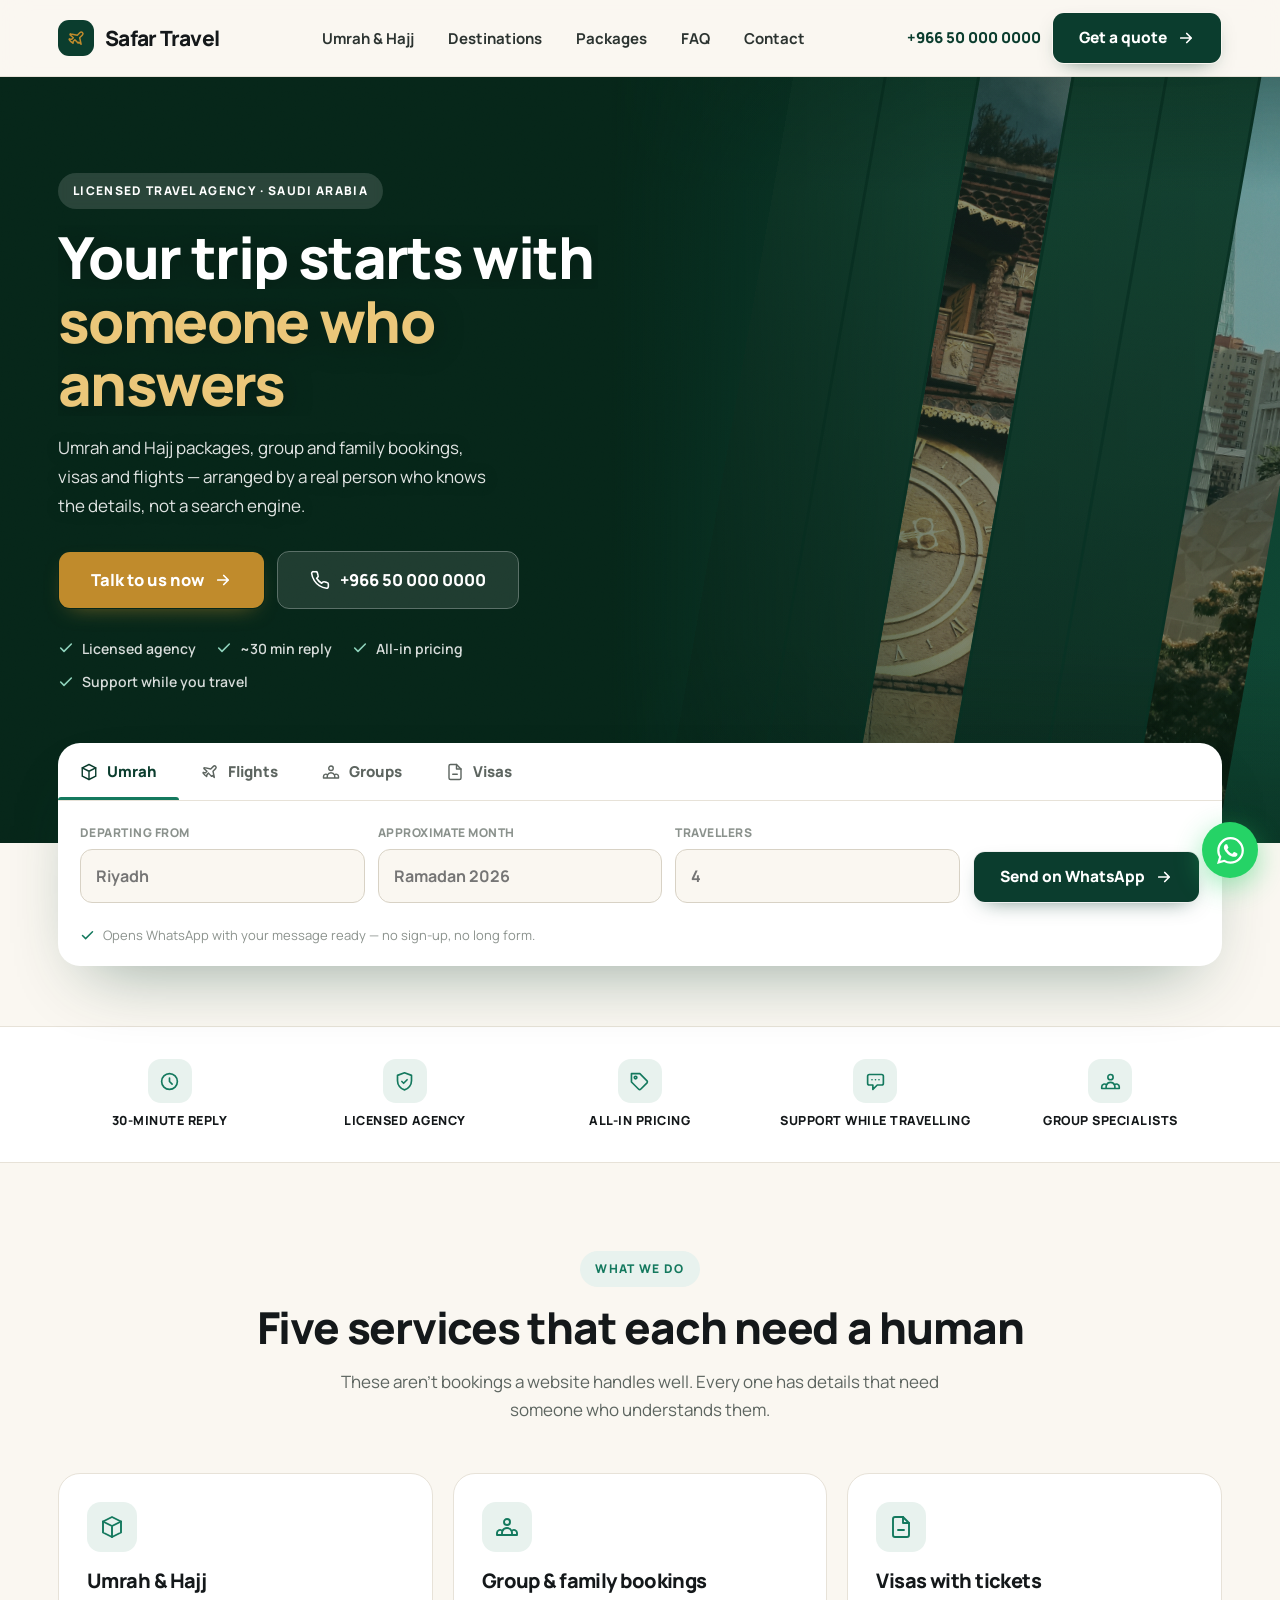
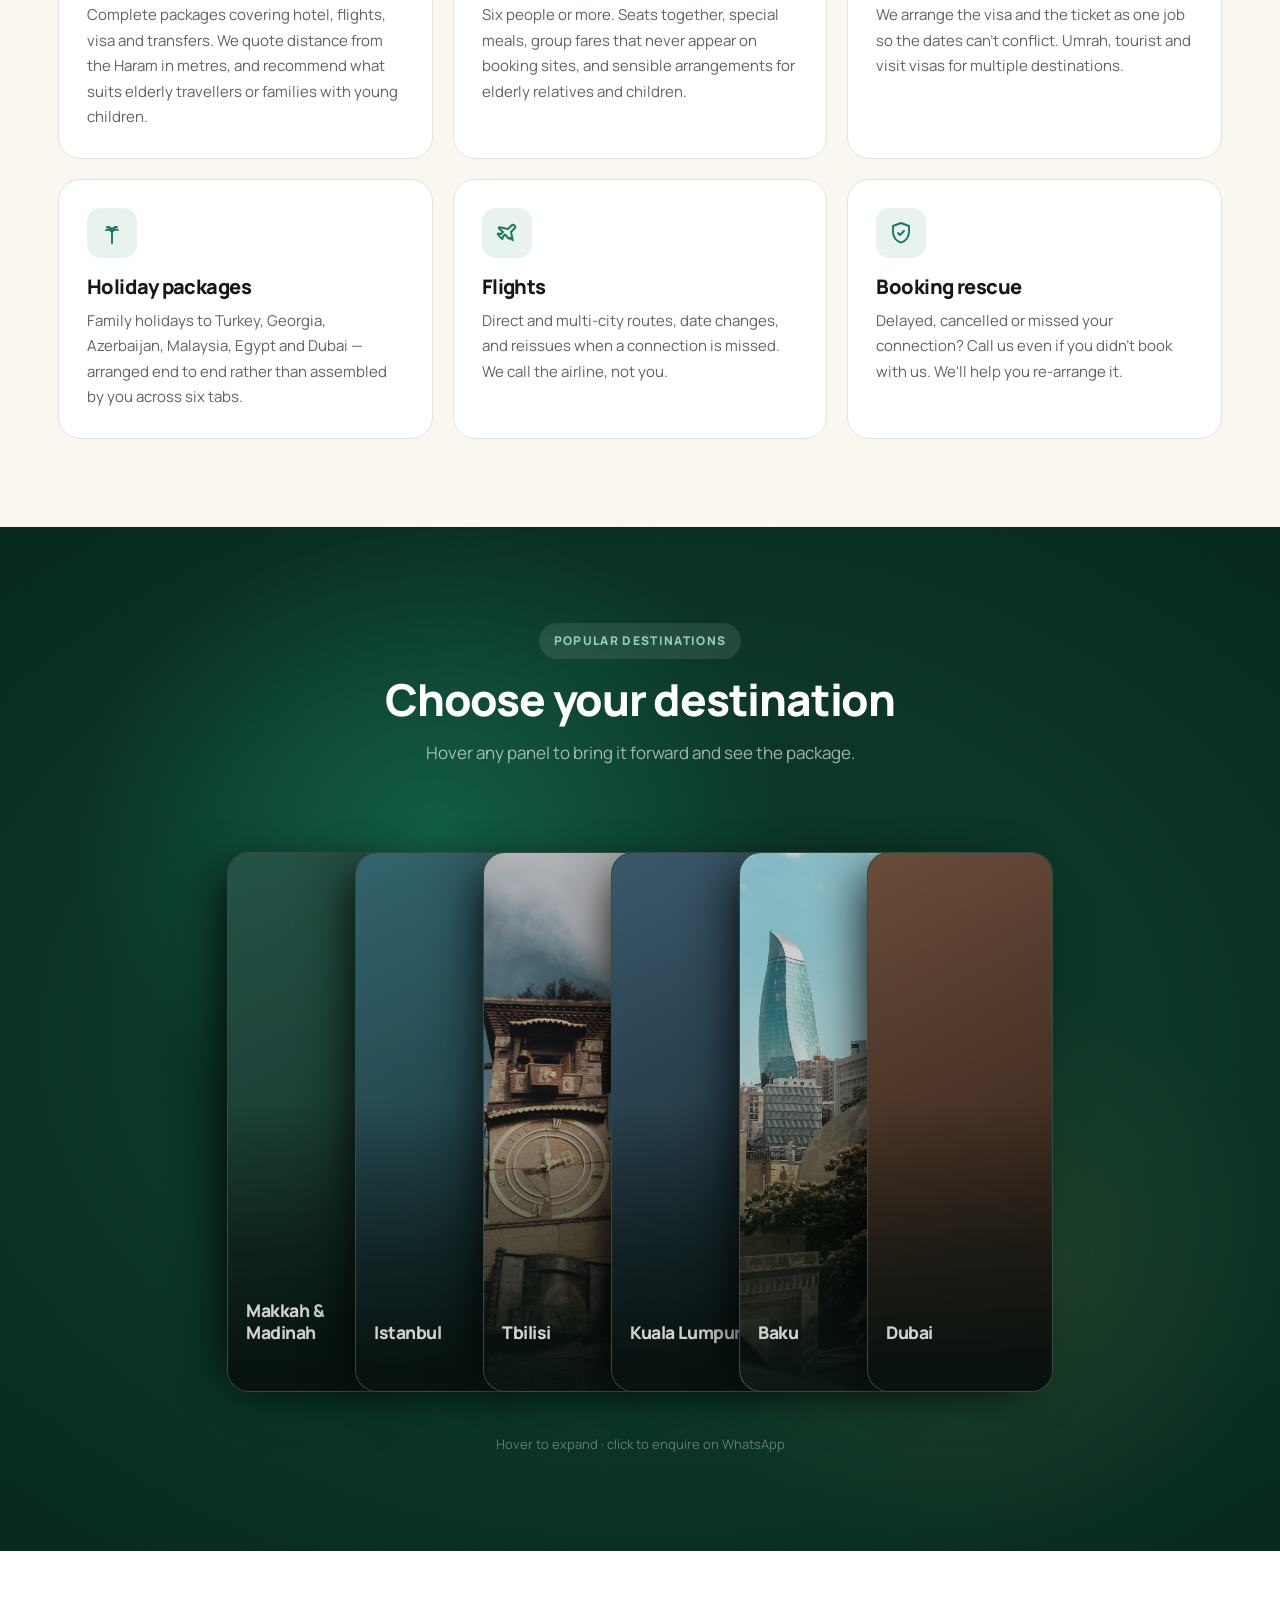
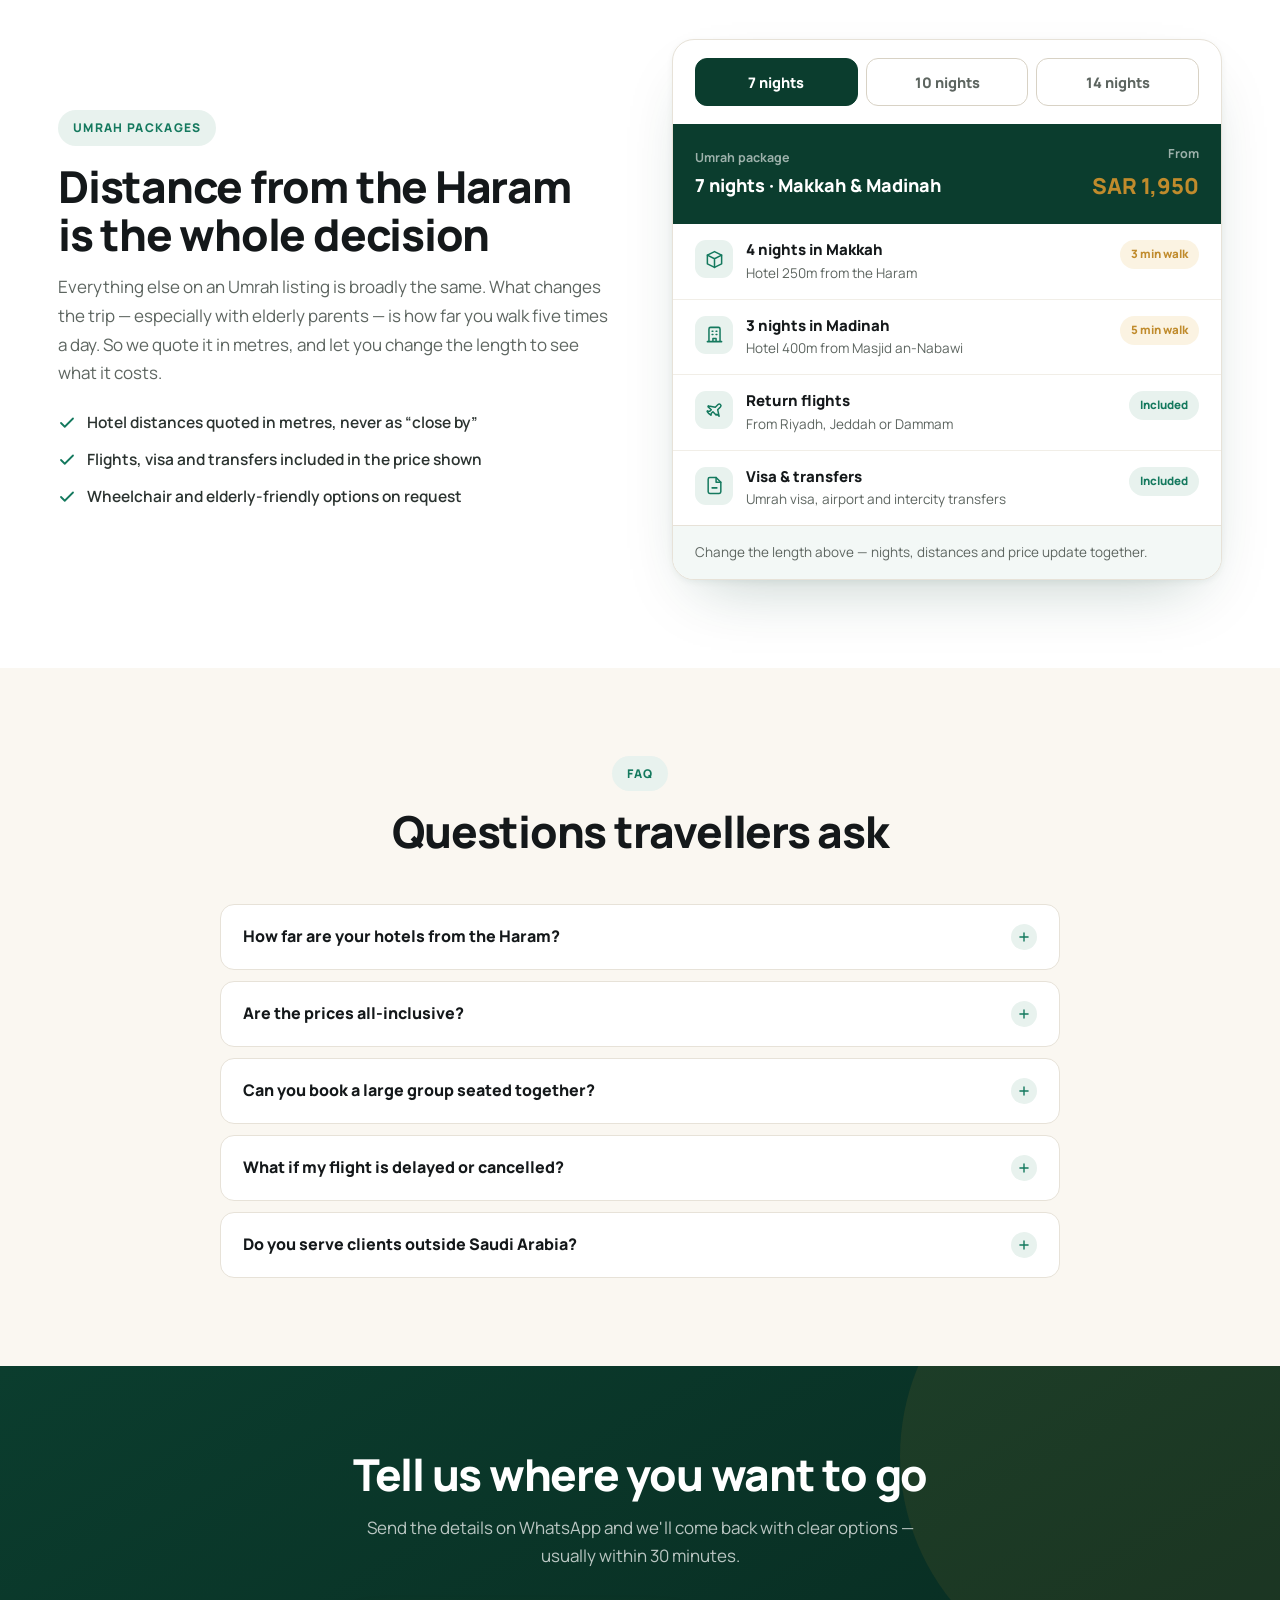
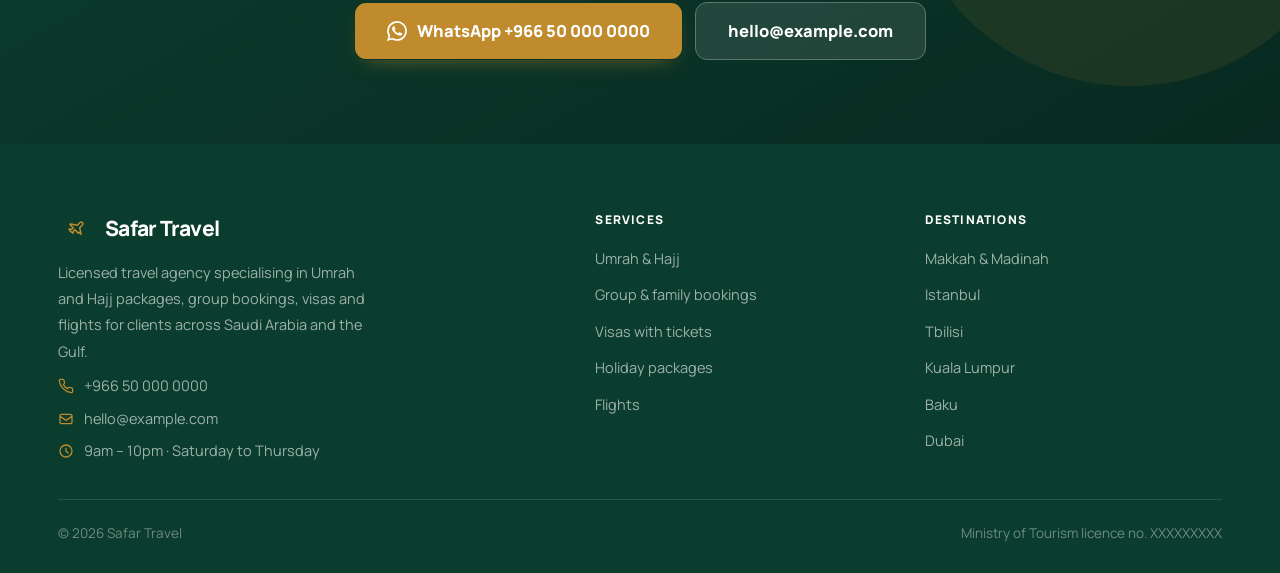
<file: index.html>
<!DOCTYPE html>
<html lang="en">
<head>
<meta charset="UTF-8">
<meta name="viewport" content="width=device-width,initial-scale=1,viewport-fit=cover">
<title>Safar Travel — Umrah &amp; Hajj Packages, Group Bookings &amp; Visas</title>
<meta name="description" content="Licensed Saudi travel agency. Umrah and Hajj packages quoted in metres from the Haram, group and family bookings, visas and flights. ~30 minute reply.">
<meta name="theme-color" content="#0B3D2E">
<link rel="preconnect" href="https://fonts.googleapis.com">
<link rel="preconnect" href="https://fonts.gstatic.com" crossorigin>
<link href="https://fonts.googleapis.com/css2?family=Manrope:wght@400;500;600;700;800&display=swap" rel="stylesheet">
<script>document.documentElement.className+=' js';</script>
<link rel="stylesheet" href="style.css?v=1">
</head>
<body>
<a href="#main" class="skip">Skip to content</a>
<div class="prog" aria-hidden="true"><i></i></div>
<a href="https://wa.me/966500000000" target="_blank" rel="noopener" class="wa" aria-label="WhatsApp"><svg viewBox="0 0 24 24" fill="currentColor" aria-hidden="true"><path d="M17.5 14.4c-.3-.2-1.8-.9-2-1-.3-.1-.5-.1-.7.1-.2.3-.8 1-.9 1.2-.2.2-.4.2-.6.1-.3-.2-1.3-.5-2.4-1.5-.9-.8-1.5-1.8-1.7-2.1-.2-.3 0-.5.1-.6l.5-.5.3-.5c.1-.2 0-.4 0-.5-.1-.1-.7-1.6-.9-2.2-.2-.6-.5-.5-.7-.5h-.6c-.2 0-.5.1-.8.4-.3.3-1 1-1 2.5s1.1 2.9 1.2 3.1c.2.2 2.1 3.2 5.1 4.5.7.3 1.3.5 1.7.6.7.2 1.4.2 1.9.1.6-.1 1.8-.7 2-1.4.2-.7.2-1.3.2-1.4-.1-.1-.3-.2-.6-.4M12 21.8a9.9 9.9 0 0 1-5-1.4l-.4-.2-3.7 1 1-3.6-.2-.4A9.9 9.9 0 0 1 2.2 12 9.9 9.9 0 0 1 12 2.1a9.8 9.8 0 0 1 7 2.9 9.8 9.8 0 0 1 2.9 7A9.9 9.9 0 0 1 12 21.8m8.4-18.3A11.8 11.8 0 0 0 12 0C5.5 0 .2 5.3.2 11.9c0 2.1.5 4.1 1.6 5.9L0 24l6.3-1.7a11.9 11.9 0 0 0 5.7 1.5c6.6 0 11.9-5.3 11.9-11.9a11.8 11.8 0 0 0-3.5-8.4"/></svg></a>

<nav class="nav"><div class="wrap nav-in">
  <a href="#" class="logo"><span class="logo-m"><svg fill="none" stroke="currentColor" stroke-width="1.9" stroke-linecap="round" stroke-linejoin="round" viewBox="0 0 24 24" aria-hidden="true"><path d="M17.8 19.2 16 11l3.5-3.5a2.1 2.1 0 0 0-3-3L13 8 4.8 6.2a.8.8 0 0 0-.8 1.3L8 11l-2 2-2.5-.5a.6.6 0 0 0-.6 1L5 16l2.5 2 .5-2.5 2-2 3.7 4a.8.8 0 0 0 1.3-.8Z"/></svg></span>Safar Travel</a>
  <ul class="nav-l"><li><a href="#services">Umrah &amp; Hajj</a></li><li><a href="#destinations">Destinations</a></li><li><a href="#packages">Packages</a></li><li><a href="#faq">FAQ</a></li><li><a href="#contact">Contact</a></li></ul>
  <div class="nav-r">
    <a href="tel:+966500000000" class="nav-tel">+966 50 000 0000</a>
    <a href="https://wa.me/966500000000" target="_blank" rel="noopener" class="btn b-green"><span>Get a quote</span><span class="arw"><svg fill="none" stroke="currentColor" stroke-width="2.3" stroke-linecap="round" stroke-linejoin="round" viewBox="0 0 24 24" aria-hidden="true"><path d="M5 12h14M13 6l6 6-6 6"/></svg><svg fill="none" stroke="currentColor" stroke-width="2.3" stroke-linecap="round" stroke-linejoin="round" viewBox="0 0 24 24" aria-hidden="true"><path d="M5 12h14M13 6l6 6-6 6"/></svg></span></a>
    <button class="ham" id="ham" aria-label="Menu" aria-expanded="false" aria-controls="mnav"><span class="ham-box"><span class="ham-b"></span><span class="ham-b"></span><span class="ham-b"></span></span></button>
  </div>
</div></nav>

<div class="mnav" id="mnav">
  <div class="mnav-top">
    <a href="#" class="logo"><span class="logo-m"><svg fill="none" stroke="currentColor" stroke-width="1.9" stroke-linecap="round" stroke-linejoin="round" viewBox="0 0 24 24" aria-hidden="true"><path d="M17.8 19.2 16 11l3.5-3.5a2.1 2.1 0 0 0-3-3L13 8 4.8 6.2a.8.8 0 0 0-.8 1.3L8 11l-2 2-2.5-.5a.6.6 0 0 0-.6 1L5 16l2.5 2 .5-2.5 2-2 3.7 4a.8.8 0 0 0 1.3-.8Z"/></svg></span>Safar Travel</a>
    <button class="ham on" id="hamx" aria-label="Close"><span class="ham-box"><span class="ham-b"></span><span class="ham-b"></span><span class="ham-b"></span></span></button>
  </div>
  <a href="#services" class="ml">Umrah &amp; Hajj<svg fill="none" stroke="currentColor" stroke-width="2.2" stroke-linecap="round" stroke-linejoin="round" viewBox="0 0 24 24" aria-hidden="true"><path d="M9 6l6 6-6 6"/></svg></a><a href="#destinations" class="ml">Destinations<svg fill="none" stroke="currentColor" stroke-width="2.2" stroke-linecap="round" stroke-linejoin="round" viewBox="0 0 24 24" aria-hidden="true"><path d="M9 6l6 6-6 6"/></svg></a><a href="#packages" class="ml">Packages<svg fill="none" stroke="currentColor" stroke-width="2.2" stroke-linecap="round" stroke-linejoin="round" viewBox="0 0 24 24" aria-hidden="true"><path d="M9 6l6 6-6 6"/></svg></a><a href="#faq" class="ml">FAQ<svg fill="none" stroke="currentColor" stroke-width="2.2" stroke-linecap="round" stroke-linejoin="round" viewBox="0 0 24 24" aria-hidden="true"><path d="M9 6l6 6-6 6"/></svg></a><a href="#contact" class="ml">Contact<svg fill="none" stroke="currentColor" stroke-width="2.2" stroke-linecap="round" stroke-linejoin="round" viewBox="0 0 24 24" aria-hidden="true"><path d="M9 6l6 6-6 6"/></svg></a>
  <div class="mnav-cta">
    <a href="https://wa.me/966500000000" target="_blank" rel="noopener" class="btn b-wa b-lg b-full"><svg viewBox="0 0 24 24" fill="currentColor" aria-hidden="true"><path d="M17.5 14.4c-.3-.2-1.8-.9-2-1-.3-.1-.5-.1-.7.1-.2.3-.8 1-.9 1.2-.2.2-.4.2-.6.1-.3-.2-1.3-.5-2.4-1.5-.9-.8-1.5-1.8-1.7-2.1-.2-.3 0-.5.1-.6l.5-.5.3-.5c.1-.2 0-.4 0-.5-.1-.1-.7-1.6-.9-2.2-.2-.6-.5-.5-.7-.5h-.6c-.2 0-.5.1-.8.4-.3.3-1 1-1 2.5s1.1 2.9 1.2 3.1c.2.2 2.1 3.2 5.1 4.5.7.3 1.3.5 1.7.6.7.2 1.4.2 1.9.1.6-.1 1.8-.7 2-1.4.2-.7.2-1.3.2-1.4-.1-.1-.3-.2-.6-.4M12 21.8a9.9 9.9 0 0 1-5-1.4l-.4-.2-3.7 1 1-3.6-.2-.4A9.9 9.9 0 0 1 2.2 12 9.9 9.9 0 0 1 12 2.1a9.8 9.8 0 0 1 7 2.9 9.8 9.8 0 0 1 2.9 7A9.9 9.9 0 0 1 12 21.8m8.4-18.3A11.8 11.8 0 0 0 12 0C5.5 0 .2 5.3.2 11.9c0 2.1.5 4.1 1.6 5.9L0 24l6.3-1.7a11.9 11.9 0 0 0 5.7 1.5c6.6 0 11.9-5.3 11.9-11.9a11.8 11.8 0 0 0-3.5-8.4"/></svg><span>WhatsApp us</span></a>
    <a href="tel:+966500000000" class="btn b-line b-lg b-full"><span>+966 50 000 0000</span></a>
  </div>
</div>

<main id="main">
<header class="hero">
  <div class="hero-bg" id="hbg"></div>
  <div class="hero-fan" id="fan" aria-hidden="true"><span class="hf"><span class="hf-i"><img data-img="makkah" style="--pos:50% 45%" alt="" loading="eager" decoding="async" width="400" height="1200"><span class="hf-mono">MM</span></span></span><span class="hf"><span class="hf-i"><img data-img="istanbul" style="--pos:50% 42%" alt="" loading="eager" decoding="async" width="400" height="1200"><span class="hf-mono">IS</span></span></span><span class="hf"><span class="hf-i"><img data-img="tbilisi" style="--pos:50% 50%" alt="" loading="eager" decoding="async" width="400" height="1200"><span class="hf-mono">TB</span></span></span><span class="hf"><span class="hf-i"><img data-img="dubai" style="--pos:50% 42%" alt="" loading="eager" decoding="async" width="400" height="1200"><span class="hf-mono">DB</span></span></span><span class="hf"><span class="hf-i"><img data-img="kuala-lumpur" style="--pos:50% 40%" alt="" loading="eager" decoding="async" width="400" height="1200"><span class="hf-mono">KL</span></span></span><span class="hf"><span class="hf-i"><img data-img="baku" style="--pos:50% 48%" alt="" loading="eager" decoding="async" width="400" height="1200"><span class="hf-mono">BK</span></span></span></div>
  <div class="hero-scrim"></div>
  <div class="hero-in"><div class="wrap"><div class="hero-c">
    <span class="eb">Licensed travel agency · Saudi Arabia</span>
    <h1 class="h1"><span class="rl"><span>Your trip starts with</span></span><span class="rl"><span><em>someone who answers</em></span></span></h1>
    <p class="lead">Umrah and Hajj packages, group and family bookings, visas and flights — arranged by a real person who knows the details, not a search engine.</p>
    <div class="hero-cta">
      <a href="https://wa.me/966500000000" target="_blank" rel="noopener" class="btn b-gold b-lg mag"><span>Talk to us now</span><span class="arw"><svg fill="none" stroke="currentColor" stroke-width="2.3" stroke-linecap="round" stroke-linejoin="round" viewBox="0 0 24 24" aria-hidden="true"><path d="M5 12h14M13 6l6 6-6 6"/></svg><svg fill="none" stroke="currentColor" stroke-width="2.3" stroke-linecap="round" stroke-linejoin="round" viewBox="0 0 24 24" aria-hidden="true"><path d="M5 12h14M13 6l6 6-6 6"/></svg></span></a>
      <a href="tel:+966500000000" class="btn b-ghost b-lg mag"><svg fill="none" stroke="currentColor" stroke-width="1.9" stroke-linecap="round" stroke-linejoin="round" viewBox="0 0 24 24" aria-hidden="true"><path d="M22 16.9v3a2 2 0 0 1-2.2 2 19.8 19.8 0 0 1-8.6-3.1 19.5 19.5 0 0 1-6-6A19.8 19.8 0 0 1 2 4.2 2 2 0 0 1 4 2h3a2 2 0 0 1 2 1.7c.1 1 .4 1.9.7 2.8a2 2 0 0 1-.4 2.1L8 9.9a16 16 0 0 0 6 6l1.3-1.3a2 2 0 0 1 2.1-.4c.9.3 1.8.6 2.8.7A2 2 0 0 1 22 16.9Z"/></svg><span>+966 50 000 0000</span></a>
    </div>
    <div class="ticks">
      <span class="tick"><svg fill="none" stroke="currentColor" stroke-width="2.4" stroke-linecap="round" stroke-linejoin="round" viewBox="0 0 24 24" aria-hidden="true"><path d="M20 6 9 17l-5-5"/></svg>Licensed agency</span>
      <span class="tick"><svg fill="none" stroke="currentColor" stroke-width="2.4" stroke-linecap="round" stroke-linejoin="round" viewBox="0 0 24 24" aria-hidden="true"><path d="M20 6 9 17l-5-5"/></svg>~30 min reply</span>
      <span class="tick"><svg fill="none" stroke="currentColor" stroke-width="2.4" stroke-linecap="round" stroke-linejoin="round" viewBox="0 0 24 24" aria-hidden="true"><path d="M20 6 9 17l-5-5"/></svg>All-in pricing</span>
      <span class="tick"><svg fill="none" stroke="currentColor" stroke-width="2.4" stroke-linecap="round" stroke-linejoin="round" viewBox="0 0 24 24" aria-hidden="true"><path d="M20 6 9 17l-5-5"/></svg>Support while you travel</span>
    </div>
  </div></div></div>
</header>

<div class="wrap enq-wrap"><div class="enq">
  <div class="enq-tabs"><button class="enq-tab on" type="button" data-p="p0"><svg fill="none" stroke="currentColor" stroke-width="1.9" stroke-linecap="round" stroke-linejoin="round" viewBox="0 0 24 24" aria-hidden="true"><path d="M12 2 3 6.5v11L12 22l9-4.5v-11L12 2Z"/><path d="m3 6.5 9 4.5 9-4.5M12 11v11"/></svg>Umrah</button><button class="enq-tab" type="button" data-p="p1"><svg fill="none" stroke="currentColor" stroke-width="1.9" stroke-linecap="round" stroke-linejoin="round" viewBox="0 0 24 24" aria-hidden="true"><path d="M17.8 19.2 16 11l3.5-3.5a2.1 2.1 0 0 0-3-3L13 8 4.8 6.2a.8.8 0 0 0-.8 1.3L8 11l-2 2-2.5-.5a.6.6 0 0 0-.6 1L5 16l2.5 2 .5-2.5 2-2 3.7 4a.8.8 0 0 0 1.3-.8Z"/></svg>Flights</button><button class="enq-tab" type="button" data-p="p2"><svg fill="none" stroke="currentColor" stroke-width="1.9" stroke-linecap="round" stroke-linejoin="round" viewBox="0 0 24 24" aria-hidden="true"><path d="M17 20h5v-2a3 3 0 0 0-5.4-1.9M17 20H7m10 0v-2c0-.7-.1-1.3-.4-1.9M7 20H2v-2a3 3 0 0 1 5.4-1.9M7 20v-2c0-.7.1-1.3.4-1.9m0 0a5 5 0 0 1 9.2 0M15 7a3 3 0 1 1-6 0 3 3 0 0 1 6 0Z"/></svg>Groups</button><button class="enq-tab" type="button" data-p="p3"><svg fill="none" stroke="currentColor" stroke-width="1.9" stroke-linecap="round" stroke-linejoin="round" viewBox="0 0 24 24" aria-hidden="true"><path d="M14 2H6a2 2 0 0 0-2 2v16a2 2 0 0 0 2 2h12a2 2 0 0 0 2-2V8Z"/><path d="M14 2v6h6M9 15h6"/></svg>Visas</button><i class="enq-ind"></i></div>
  <div class="enq-p on" id="p0"><div class="enq-row"><div class="ef"><label for="f00">Departing from</label><input id="f00" type="text" placeholder="Riyadh"></div><div class="ef"><label for="f01">Approximate month</label><input id="f01" type="text" placeholder="Ramadan 2026"></div><div class="ef"><label for="f02">Travellers</label><input id="f02" type="text" placeholder="4"></div><button class="btn b-green" type="button" data-t="Umrah" data-k="f00,f01,f02"><span>Send on WhatsApp</span><span class="arw"><svg fill="none" stroke="currentColor" stroke-width="2.3" stroke-linecap="round" stroke-linejoin="round" viewBox="0 0 24 24" aria-hidden="true"><path d="M5 12h14M13 6l6 6-6 6"/></svg><svg fill="none" stroke="currentColor" stroke-width="2.3" stroke-linecap="round" stroke-linejoin="round" viewBox="0 0 24 24" aria-hidden="true"><path d="M5 12h14M13 6l6 6-6 6"/></svg></span></button></div></div><div class="enq-p" id="p1"><div class="enq-row"><div class="ef"><label for="f10">From</label><input id="f10" type="text" placeholder="Jeddah"></div><div class="ef"><label for="f11">To</label><input id="f11" type="text" placeholder="Istanbul"></div><div class="ef"><label for="f12">Travel date</label><input id="f12" type="text" placeholder="15 July"></div><button class="btn b-green" type="button" data-t="Flights" data-k="f10,f11,f12"><span>Send on WhatsApp</span><span class="arw"><svg fill="none" stroke="currentColor" stroke-width="2.3" stroke-linecap="round" stroke-linejoin="round" viewBox="0 0 24 24" aria-hidden="true"><path d="M5 12h14M13 6l6 6-6 6"/></svg><svg fill="none" stroke="currentColor" stroke-width="2.3" stroke-linecap="round" stroke-linejoin="round" viewBox="0 0 24 24" aria-hidden="true"><path d="M5 12h14M13 6l6 6-6 6"/></svg></span></button></div></div><div class="enq-p" id="p2"><div class="enq-row"><div class="ef"><label for="f20">Destination</label><input id="f20" type="text" placeholder="Istanbul"></div><div class="ef"><label for="f21">Group size</label><input id="f21" type="text" placeholder="12"></div><div class="ef"><label for="f22">Approximate month</label><input id="f22" type="text" placeholder="July"></div><button class="btn b-green" type="button" data-t="Groups" data-k="f20,f21,f22"><span>Send on WhatsApp</span><span class="arw"><svg fill="none" stroke="currentColor" stroke-width="2.3" stroke-linecap="round" stroke-linejoin="round" viewBox="0 0 24 24" aria-hidden="true"><path d="M5 12h14M13 6l6 6-6 6"/></svg><svg fill="none" stroke="currentColor" stroke-width="2.3" stroke-linecap="round" stroke-linejoin="round" viewBox="0 0 24 24" aria-hidden="true"><path d="M5 12h14M13 6l6 6-6 6"/></svg></span></button></div></div><div class="enq-p" id="p3"><div class="enq-row"><div class="ef"><label for="f30">Nationality</label><input id="f30" type="text" placeholder="Saudi"></div><div class="ef"><label for="f31">Visa for</label><input id="f31" type="text" placeholder="Schengen"></div><div class="ef"><label for="f32">Travel month</label><input id="f32" type="text" placeholder="August"></div><button class="btn b-green" type="button" data-t="Visas" data-k="f30,f31,f32"><span>Send on WhatsApp</span><span class="arw"><svg fill="none" stroke="currentColor" stroke-width="2.3" stroke-linecap="round" stroke-linejoin="round" viewBox="0 0 24 24" aria-hidden="true"><path d="M5 12h14M13 6l6 6-6 6"/></svg><svg fill="none" stroke="currentColor" stroke-width="2.3" stroke-linecap="round" stroke-linejoin="round" viewBox="0 0 24 24" aria-hidden="true"><path d="M5 12h14M13 6l6 6-6 6"/></svg></span></button></div></div>
  <p class="enq-note"><svg fill="none" stroke="currentColor" stroke-width="2.4" stroke-linecap="round" stroke-linejoin="round" viewBox="0 0 24 24" aria-hidden="true"><path d="M20 6 9 17l-5-5"/></svg>Opens WhatsApp with your message ready — no sign-up, no long form.</p>
</div></div>

<div class="trust"><div class="wrap trust-g"><div class="tr"><span class="tr-ic"><svg fill="none" stroke="currentColor" stroke-width="1.9" stroke-linecap="round" stroke-linejoin="round" viewBox="0 0 24 24" aria-hidden="true"><circle cx="12" cy="12" r="9"/><path d="M12 8v4l3 3"/></svg></span><b>30-minute reply</b></div><div class="tr"><span class="tr-ic"><svg fill="none" stroke="currentColor" stroke-width="1.9" stroke-linecap="round" stroke-linejoin="round" viewBox="0 0 24 24" aria-hidden="true"><path d="M12 2 4 5v6c0 5 3.4 9.4 8 10.6C16.6 20.4 20 16 20 11V5l-8-3Z"/><path d="m9 12 2 2 4-4"/></svg></span><b>Licensed agency</b></div><div class="tr"><span class="tr-ic"><svg fill="none" stroke="currentColor" stroke-width="1.9" stroke-linecap="round" stroke-linejoin="round" viewBox="0 0 24 24" aria-hidden="true"><path d="M20.6 13.6 13.6 20.6a2 2 0 0 1-2.8 0l-8-8V3h9.6l8.2 8.2a2 2 0 0 1 0 2.4Z"/><circle cx="7.5" cy="7.5" r="1.5"/></svg></span><b>All-in pricing</b></div><div class="tr"><span class="tr-ic"><svg fill="none" stroke="currentColor" stroke-width="1.9" stroke-linecap="round" stroke-linejoin="round" viewBox="0 0 24 24" aria-hidden="true"><path d="M8 10h.01M12 10h.01M16 10h.01M9 16H5a2 2 0 0 1-2-2V6a2 2 0 0 1 2-2h14a2 2 0 0 1 2 2v8a2 2 0 0 1-2 2h-5l-5 5v-5Z"/></svg></span><b>Support while travelling</b></div><div class="tr"><span class="tr-ic"><svg fill="none" stroke="currentColor" stroke-width="1.9" stroke-linecap="round" stroke-linejoin="round" viewBox="0 0 24 24" aria-hidden="true"><path d="M17 20h5v-2a3 3 0 0 0-5.4-1.9M17 20H7m10 0v-2c0-.7-.1-1.3-.4-1.9M7 20H2v-2a3 3 0 0 1 5.4-1.9M7 20v-2c0-.7.1-1.3.4-1.9m0 0a5 5 0 0 1 9.2 0M15 7a3 3 0 1 1-6 0 3 3 0 0 1 6 0Z"/></svg></span><b>Group specialists</b></div></div></div>

<section class="sec" id="services"><div class="wrap">
  <div class="sec-hd tc rv"><span class="eb">What we do</span><h2 class="h2">Five services that each need a human</h2>
    <p class="lead lead-c">These aren't bookings a website handles well. Every one has details that need someone who understands them.</p></div>
  <div class="g3"><article class="card rv"><div class="card-ic"><svg fill="none" stroke="currentColor" stroke-width="1.9" stroke-linecap="round" stroke-linejoin="round" viewBox="0 0 24 24" aria-hidden="true"><path d="M12 2 3 6.5v11L12 22l9-4.5v-11L12 2Z"/><path d="m3 6.5 9 4.5 9-4.5M12 11v11"/></svg></div><h3 class="h3">Umrah &amp; Hajj</h3><p>Complete packages covering hotel, flights, visa and transfers. We quote distance from the Haram in metres, and recommend what suits elderly travellers or families with young children.</p></article><article class="card rv"><div class="card-ic"><svg fill="none" stroke="currentColor" stroke-width="1.9" stroke-linecap="round" stroke-linejoin="round" viewBox="0 0 24 24" aria-hidden="true"><path d="M17 20h5v-2a3 3 0 0 0-5.4-1.9M17 20H7m10 0v-2c0-.7-.1-1.3-.4-1.9M7 20H2v-2a3 3 0 0 1 5.4-1.9M7 20v-2c0-.7.1-1.3.4-1.9m0 0a5 5 0 0 1 9.2 0M15 7a3 3 0 1 1-6 0 3 3 0 0 1 6 0Z"/></svg></div><h3 class="h3">Group &amp; family bookings</h3><p>Six people or more. Seats together, special meals, group fares that never appear on booking sites, and sensible arrangements for elderly relatives and children.</p></article><article class="card rv"><div class="card-ic"><svg fill="none" stroke="currentColor" stroke-width="1.9" stroke-linecap="round" stroke-linejoin="round" viewBox="0 0 24 24" aria-hidden="true"><path d="M14 2H6a2 2 0 0 0-2 2v16a2 2 0 0 0 2 2h12a2 2 0 0 0 2-2V8Z"/><path d="M14 2v6h6M9 15h6"/></svg></div><h3 class="h3">Visas with tickets</h3><p>We arrange the visa and the ticket as one job so the dates can't conflict. Umrah, tourist and visit visas for multiple destinations.</p></article><article class="card rv"><div class="card-ic"><svg fill="none" stroke="currentColor" stroke-width="1.9" stroke-linecap="round" stroke-linejoin="round" viewBox="0 0 24 24" aria-hidden="true"><path d="M12 22V11m0 0c0-3 2-5 5-5m-5 5c0-3-2-5-5-5m5 5c1.5-2.5 4-3 6-2m-6 2c-1.5-2.5-4-3-6-2"/></svg></div><h3 class="h3">Holiday packages</h3><p>Family holidays to Turkey, Georgia, Azerbaijan, Malaysia, Egypt and Dubai — arranged end to end rather than assembled by you across six tabs.</p></article><article class="card rv"><div class="card-ic"><svg fill="none" stroke="currentColor" stroke-width="1.9" stroke-linecap="round" stroke-linejoin="round" viewBox="0 0 24 24" aria-hidden="true"><path d="M17.8 19.2 16 11l3.5-3.5a2.1 2.1 0 0 0-3-3L13 8 4.8 6.2a.8.8 0 0 0-.8 1.3L8 11l-2 2-2.5-.5a.6.6 0 0 0-.6 1L5 16l2.5 2 .5-2.5 2-2 3.7 4a.8.8 0 0 0 1.3-.8Z"/></svg></div><h3 class="h3">Flights</h3><p>Direct and multi-city routes, date changes, and reissues when a connection is missed. We call the airline, not you.</p></article><article class="card rv"><div class="card-ic"><svg fill="none" stroke="currentColor" stroke-width="1.9" stroke-linecap="round" stroke-linejoin="round" viewBox="0 0 24 24" aria-hidden="true"><path d="M12 2 4 5v6c0 5 3.4 9.4 8 10.6C16.6 20.4 20 16 20 11V5l-8-3Z"/><path d="m9 12 2 2 4-4"/></svg></div><h3 class="h3">Booking rescue</h3><p>Delayed, cancelled or missed your connection? Call us even if you didn't book with us. We'll help you re-arrange it.</p></article></div>
</div></section>

<section class="orbit" id="destinations"><div class="wrap">
  <div class="sec-hd tc rv"><span class="eb">Popular destinations</span><h2 class="h2">Choose your destination</h2>
    <p class="lead lead-c">Hover any panel to bring it forward and see the package.</p></div>
  <div class="deck" id="deck"><button class="pan" type="button" data-i="0" aria-label="Makkah &amp; Madinah"><span class="pan-fb g1"></span><img class="pan-ph" data-img="makkah" style="--pos:50% 45%" alt="" loading="lazy" decoding="async" width="600" height="900"><span class="pan-mono">MM</span><span class="pan-t"><b>Makkah &amp; Madinah</b><small>Umrah · 7 / 10 / 14 nights</small><span class="pan-p">From SAR 1,950<svg fill="none" stroke="currentColor" stroke-width="2.3" stroke-linecap="round" stroke-linejoin="round" viewBox="0 0 24 24" aria-hidden="true"><path d="M5 12h14M13 6l6 6-6 6"/></svg></span></span></button><button class="pan" type="button" data-i="1" aria-label="Istanbul"><span class="pan-fb g2"></span><img class="pan-ph" data-img="istanbul" style="--pos:50% 42%" alt="" loading="lazy" decoding="async" width="600" height="900"><span class="pan-mono">IS</span><span class="pan-t"><b>Istanbul</b><small>Family holiday · 6 nights</small><span class="pan-p">From SAR 2,400<svg fill="none" stroke="currentColor" stroke-width="2.3" stroke-linecap="round" stroke-linejoin="round" viewBox="0 0 24 24" aria-hidden="true"><path d="M5 12h14M13 6l6 6-6 6"/></svg></span></span></button><button class="pan" type="button" data-i="2" aria-label="Tbilisi"><span class="pan-fb g3f"></span><img class="pan-ph" data-img="tbilisi" style="--pos:50% 50%" alt="" loading="lazy" decoding="async" width="600" height="900"><span class="pan-mono">TB</span><span class="pan-t"><b>Tbilisi</b><small>Mountains &amp; nature · 5 nights</small><span class="pan-p">From SAR 2,100<svg fill="none" stroke="currentColor" stroke-width="2.3" stroke-linecap="round" stroke-linejoin="round" viewBox="0 0 24 24" aria-hidden="true"><path d="M5 12h14M13 6l6 6-6 6"/></svg></span></span></button><button class="pan" type="button" data-i="3" aria-label="Kuala Lumpur"><span class="pan-fb g4"></span><img class="pan-ph" data-img="kuala-lumpur" style="--pos:50% 40%" alt="" loading="lazy" decoding="async" width="600" height="900"><span class="pan-mono">KL</span><span class="pan-t"><b>Kuala Lumpur</b><small>Long-haul · 8 nights</small><span class="pan-p">From SAR 3,600<svg fill="none" stroke="currentColor" stroke-width="2.3" stroke-linecap="round" stroke-linejoin="round" viewBox="0 0 24 24" aria-hidden="true"><path d="M5 12h14M13 6l6 6-6 6"/></svg></span></span></button><button class="pan" type="button" data-i="4" aria-label="Baku"><span class="pan-fb g5"></span><img class="pan-ph" data-img="baku" style="--pos:50% 48%" alt="" loading="lazy" decoding="async" width="600" height="900"><span class="pan-mono">BK</span><span class="pan-t"><b>Baku</b><small>City &amp; nature · 5 nights</small><span class="pan-p">From SAR 2,250<svg fill="none" stroke="currentColor" stroke-width="2.3" stroke-linecap="round" stroke-linejoin="round" viewBox="0 0 24 24" aria-hidden="true"><path d="M5 12h14M13 6l6 6-6 6"/></svg></span></span></button><button class="pan" type="button" data-i="5" aria-label="Dubai"><span class="pan-fb g6"></span><img class="pan-ph" data-img="dubai" style="--pos:50% 42%" alt="" loading="lazy" decoding="async" width="600" height="900"><span class="pan-mono">DB</span><span class="pan-t"><b>Dubai</b><small>Short break · 4 nights</small><span class="pan-p">From SAR 1,800<svg fill="none" stroke="currentColor" stroke-width="2.3" stroke-linecap="round" stroke-linejoin="round" viewBox="0 0 24 24" aria-hidden="true"><path d="M5 12h14M13 6l6 6-6 6"/></svg></span></span></button></div>
  <p class="deck-hint">Hover to expand · click to enquire on WhatsApp</p>
  <div class="rail" id="rail"><button class="rc" type="button" data-i="0"><span class="rc-fb g1"></span><img class="rc-ph" data-img="makkah" style="--pos:50% 45%" alt="" loading="lazy" decoding="async" width="560" height="400"><span class="rc-mono">MM</span><span class="rc-t"><b>Makkah &amp; Madinah</b><small>Umrah · 7 / 10 / 14 nights</small><i>From SAR 1,950</i></span></button><button class="rc" type="button" data-i="1"><span class="rc-fb g2"></span><img class="rc-ph" data-img="istanbul" style="--pos:50% 42%" alt="" loading="lazy" decoding="async" width="560" height="400"><span class="rc-mono">IS</span><span class="rc-t"><b>Istanbul</b><small>Family holiday · 6 nights</small><i>From SAR 2,400</i></span></button><button class="rc" type="button" data-i="2"><span class="rc-fb g3f"></span><img class="rc-ph" data-img="tbilisi" style="--pos:50% 50%" alt="" loading="lazy" decoding="async" width="560" height="400"><span class="rc-mono">TB</span><span class="rc-t"><b>Tbilisi</b><small>Mountains &amp; nature · 5 nights</small><i>From SAR 2,100</i></span></button><button class="rc" type="button" data-i="3"><span class="rc-fb g4"></span><img class="rc-ph" data-img="kuala-lumpur" style="--pos:50% 40%" alt="" loading="lazy" decoding="async" width="560" height="400"><span class="rc-mono">KL</span><span class="rc-t"><b>Kuala Lumpur</b><small>Long-haul · 8 nights</small><i>From SAR 3,600</i></span></button><button class="rc" type="button" data-i="4"><span class="rc-fb g5"></span><img class="rc-ph" data-img="baku" style="--pos:50% 48%" alt="" loading="lazy" decoding="async" width="560" height="400"><span class="rc-mono">BK</span><span class="rc-t"><b>Baku</b><small>City &amp; nature · 5 nights</small><i>From SAR 2,250</i></span></button><button class="rc" type="button" data-i="5"><span class="rc-fb g6"></span><img class="rc-ph" data-img="dubai" style="--pos:50% 42%" alt="" loading="lazy" decoding="async" width="560" height="400"><span class="rc-mono">DB</span><span class="rc-t"><b>Dubai</b><small>Short break · 4 nights</small><i>From SAR 1,800</i></span></button></div>
  <div class="dots" id="dots"><span class="dot on"></span><span class="dot"></span><span class="dot"></span><span class="dot"></span><span class="dot"></span><span class="dot"></span></div>
</div></section>

<section class="sec sec-white" id="packages"><div class="wrap sp">
  <div class="rv">
    <span class="eb">Umrah packages</span>
    <h2 class="h2">Distance from the Haram is the whole decision</h2>
    <p class="lead" style="margin-top:14px">Everything else on an Umrah listing is broadly the same. What changes the trip — especially with elderly parents — is how far you walk five times a day. So we quote it in metres, and let you change the length to see what it costs.</p>
    <ul class="cl">
      <li><svg fill="none" stroke="currentColor" stroke-width="2.4" stroke-linecap="round" stroke-linejoin="round" viewBox="0 0 24 24" aria-hidden="true"><path d="M20 6 9 17l-5-5"/></svg><span>Hotel distances quoted in metres, never as “close by”</span></li>
      <li><svg fill="none" stroke="currentColor" stroke-width="2.4" stroke-linecap="round" stroke-linejoin="round" viewBox="0 0 24 24" aria-hidden="true"><path d="M20 6 9 17l-5-5"/></svg><span>Flights, visa and transfers included in the price shown</span></li>
      <li><svg fill="none" stroke="currentColor" stroke-width="2.4" stroke-linecap="round" stroke-linejoin="round" viewBox="0 0 24 24" aria-hidden="true"><path d="M20 6 9 17l-5-5"/></svg><span>Wheelchair and elderly-friendly options on request</span></li>
    </ul>
  </div>
  <div class="rv">
    <div class="pkg">
      <div class="cfg"><button class="cfg-b on" type="button" data-i="0">7 nights</button><button class="cfg-b" type="button" data-i="1">10 nights</button><button class="cfg-b" type="button" data-i="2">14 nights</button></div>
      <div class="pkg-top">
        <div><small>Umrah package</small><b id="pn">7 nights · Makkah &amp; Madinah</b></div>
        <div class="pkg-pr"><small>From</small><b id="pp">SAR 1,950</b></div>
      </div>
      <div class="pkg-row"><span class="pkg-ic"><svg fill="none" stroke="currentColor" stroke-width="1.9" stroke-linecap="round" stroke-linejoin="round" viewBox="0 0 24 24" aria-hidden="true"><path d="M12 2 3 6.5v11L12 22l9-4.5v-11L12 2Z"/><path d="m3 6.5 9 4.5 9-4.5M12 11v11"/></svg></span><span><span class="pkg-t" id="t1">4 nights in Makkah</span><span class="pkg-s" id="s1">Hotel 250m from the Haram</span></span><span class="pkg-b" id="b1">3 min walk</span></div>
      <div class="pkg-row"><span class="pkg-ic"><svg fill="none" stroke="currentColor" stroke-width="1.9" stroke-linecap="round" stroke-linejoin="round" viewBox="0 0 24 24" aria-hidden="true"><path d="M3 21h18M5 21V5a2 2 0 0 1 2-2h10a2 2 0 0 1 2 2v16M9 8h1m4 0h1M9 12h1m4 0h1M10 21v-4h4v4"/></svg></span><span><span class="pkg-t" id="t2">3 nights in Madinah</span><span class="pkg-s" id="s2">Hotel 400m from Masjid an-Nabawi</span></span><span class="pkg-b" id="b2">5 min walk</span></div>
      <div class="pkg-row"><span class="pkg-ic"><svg fill="none" stroke="currentColor" stroke-width="1.9" stroke-linecap="round" stroke-linejoin="round" viewBox="0 0 24 24" aria-hidden="true"><path d="M17.8 19.2 16 11l3.5-3.5a2.1 2.1 0 0 0-3-3L13 8 4.8 6.2a.8.8 0 0 0-.8 1.3L8 11l-2 2-2.5-.5a.6.6 0 0 0-.6 1L5 16l2.5 2 .5-2.5 2-2 3.7 4a.8.8 0 0 0 1.3-.8Z"/></svg></span><span><span class="pkg-t">Return flights</span><span class="pkg-s">From Riyadh, Jeddah or Dammam</span></span><span class="pkg-b g">Included</span></div>
      <div class="pkg-row"><span class="pkg-ic"><svg fill="none" stroke="currentColor" stroke-width="1.9" stroke-linecap="round" stroke-linejoin="round" viewBox="0 0 24 24" aria-hidden="true"><path d="M14 2H6a2 2 0 0 0-2 2v16a2 2 0 0 0 2 2h12a2 2 0 0 0 2-2V8Z"/><path d="M14 2v6h6M9 15h6"/></svg></span><span><span class="pkg-t">Visa &amp; transfers</span><span class="pkg-s">Umrah visa, airport and intercity transfers</span></span><span class="pkg-b g">Included</span></div>
      <div class="pkg-foot">Change the length above — nights, distances and price update together.</div>
    </div>
  </div>
</div></section>

<section class="sec" id="faq"><div class="wrap">
  <div class="sec-hd tc rv"><span class="eb">FAQ</span><h2 class="h2">Questions travellers ask</h2></div>
  <div class="faq rv"><div class="fi"><button class="fq" aria-expanded="false">How far are your hotels from the Haram?<span class="fq-i"><svg fill="none" stroke="currentColor" stroke-width="2.4" stroke-linecap="round" stroke-linejoin="round" viewBox="0 0 24 24" aria-hidden="true"><path d="M12 5v14M5 12h14"/></svg></span></button><div class="fa"><div class="fa-in">We quote the distance in metres for every hotel and never use the word “close”. Standard Makkah packages sit between 200 and 600 metres from the Haram, Madinah between 300 and 700 metres from Masjid an-Nabawi. Travelling with elderly relatives or anyone using a wheelchair? Tell us and we'll recommend the nearest option.</div></div></div><div class="fi"><button class="fq" aria-expanded="false">Are the prices all-inclusive?<span class="fq-i"><svg fill="none" stroke="currentColor" stroke-width="2.4" stroke-linecap="round" stroke-linejoin="round" viewBox="0 0 24 24" aria-hidden="true"><path d="M12 5v14M5 12h14"/></svg></span></button><div class="fa"><div class="fa-in">Yes. The price we quote covers hotel, flights, visa and transfers unless we state otherwise explicitly. Nothing appears later that wasn't in the quote.</div></div></div><div class="fi"><button class="fq" aria-expanded="false">Can you book a large group seated together?<span class="fq-i"><svg fill="none" stroke="currentColor" stroke-width="2.4" stroke-linecap="round" stroke-linejoin="round" viewBox="0 0 24 24" aria-hidden="true"><path d="M12 5v14M5 12h14"/></svg></span></button><div class="fa"><div class="fa-in">This is precisely what booking sites cannot do. For groups of six or more we deal with the airline's group desk directly and confirm the seat map before tickets are issued.</div></div></div><div class="fi"><button class="fq" aria-expanded="false">What if my flight is delayed or cancelled?<span class="fq-i"><svg fill="none" stroke="currentColor" stroke-width="2.4" stroke-linecap="round" stroke-linejoin="round" viewBox="0 0 24 24" aria-hidden="true"><path d="M12 5v14M5 12h14"/></svg></span></button><div class="fa"><div class="fa-in">Call us. We contact the airline and re-arrange it. That's the real difference between a human agent and an app.</div></div></div><div class="fi"><button class="fq" aria-expanded="false">Do you serve clients outside Saudi Arabia?<span class="fq-i"><svg fill="none" stroke="currentColor" stroke-width="2.4" stroke-linecap="round" stroke-linejoin="round" viewBox="0 0 24 24" aria-hidden="true"><path d="M12 5v14M5 12h14"/></svg></span></button><div class="fa"><div class="fa-in">Yes — the UAE, Kuwait, Qatar, Bahrain and Oman. Most clients outside Saudi contact us on WhatsApp and receive documents electronically.</div></div></div></div>
</div></section>

<section class="cta" id="contact"><div class="wrap">
  <h2 class="h2">Tell us where you want to go</h2>
  <p>Send the details on WhatsApp and we'll come back with clear options — usually within 30 minutes.</p>
  <div class="cta-b">
    <a href="https://wa.me/966500000000" target="_blank" rel="noopener" class="btn b-gold b-lg mag"><svg viewBox="0 0 24 24" fill="currentColor" aria-hidden="true"><path d="M17.5 14.4c-.3-.2-1.8-.9-2-1-.3-.1-.5-.1-.7.1-.2.3-.8 1-.9 1.2-.2.2-.4.2-.6.1-.3-.2-1.3-.5-2.4-1.5-.9-.8-1.5-1.8-1.7-2.1-.2-.3 0-.5.1-.6l.5-.5.3-.5c.1-.2 0-.4 0-.5-.1-.1-.7-1.6-.9-2.2-.2-.6-.5-.5-.7-.5h-.6c-.2 0-.5.1-.8.4-.3.3-1 1-1 2.5s1.1 2.9 1.2 3.1c.2.2 2.1 3.2 5.1 4.5.7.3 1.3.5 1.7.6.7.2 1.4.2 1.9.1.6-.1 1.8-.7 2-1.4.2-.7.2-1.3.2-1.4-.1-.1-.3-.2-.6-.4M12 21.8a9.9 9.9 0 0 1-5-1.4l-.4-.2-3.7 1 1-3.6-.2-.4A9.9 9.9 0 0 1 2.2 12 9.9 9.9 0 0 1 12 2.1a9.8 9.8 0 0 1 7 2.9 9.8 9.8 0 0 1 2.9 7A9.9 9.9 0 0 1 12 21.8m8.4-18.3A11.8 11.8 0 0 0 12 0C5.5 0 .2 5.3.2 11.9c0 2.1.5 4.1 1.6 5.9L0 24l6.3-1.7a11.9 11.9 0 0 0 5.7 1.5c6.6 0 11.9-5.3 11.9-11.9a11.8 11.8 0 0 0-3.5-8.4"/></svg><span>WhatsApp +966 50 000 0000</span></a>
    <a href="mailto:hello@example.com" class="btn b-ghost b-lg mag"><span>hello@example.com</span></a>
  </div>
</div></section>
</main>

<footer class="ft"><div class="wrap">
  <div class="ft-g">
    <div>
      <a href="#" class="logo" style="color:#fff"><span class="logo-m"><svg fill="none" stroke="currentColor" stroke-width="1.9" stroke-linecap="round" stroke-linejoin="round" viewBox="0 0 24 24" aria-hidden="true"><path d="M17.8 19.2 16 11l3.5-3.5a2.1 2.1 0 0 0-3-3L13 8 4.8 6.2a.8.8 0 0 0-.8 1.3L8 11l-2 2-2.5-.5a.6.6 0 0 0-.6 1L5 16l2.5 2 .5-2.5 2-2 3.7 4a.8.8 0 0 0 1.3-.8Z"/></svg></span>Safar Travel</a>
      <p class="ft-p">Licensed travel agency specialising in Umrah and Hajj packages, group bookings, visas and flights for clients across Saudi Arabia and the Gulf.</p>
      <div class="ft-c"><svg fill="none" stroke="currentColor" stroke-width="1.9" stroke-linecap="round" stroke-linejoin="round" viewBox="0 0 24 24" aria-hidden="true"><path d="M22 16.9v3a2 2 0 0 1-2.2 2 19.8 19.8 0 0 1-8.6-3.1 19.5 19.5 0 0 1-6-6A19.8 19.8 0 0 1 2 4.2 2 2 0 0 1 4 2h3a2 2 0 0 1 2 1.7c.1 1 .4 1.9.7 2.8a2 2 0 0 1-.4 2.1L8 9.9a16 16 0 0 0 6 6l1.3-1.3a2 2 0 0 1 2.1-.4c.9.3 1.8.6 2.8.7A2 2 0 0 1 22 16.9Z"/></svg><a href="tel:+966500000000">+966 50 000 0000</a></div>
      <div class="ft-c"><svg fill="none" stroke="currentColor" stroke-width="1.9" stroke-linecap="round" stroke-linejoin="round" viewBox="0 0 24 24" aria-hidden="true"><path d="M3 8l7.9 5.3a2 2 0 0 0 2.2 0L21 8M5 19h14a2 2 0 0 0 2-2V7a2 2 0 0 0-2-2H5a2 2 0 0 0-2 2v10a2 2 0 0 0 2 2Z"/></svg><a href="mailto:hello@example.com">hello@example.com</a></div>
      <div class="ft-c"><svg fill="none" stroke="currentColor" stroke-width="1.9" stroke-linecap="round" stroke-linejoin="round" viewBox="0 0 24 24" aria-hidden="true"><circle cx="12" cy="12" r="9"/><path d="M12 8v4l3 3"/></svg><span>9am – 10pm · Saturday to Thursday</span></div>
    </div>
    <div><p class="ft-h">Services</p><ul class="ft-l"><li><a href="#services">Umrah &amp; Hajj</a></li><li><a href="#services">Group &amp; family bookings</a></li><li><a href="#services">Visas with tickets</a></li><li><a href="#services">Holiday packages</a></li><li><a href="#services">Flights</a></li></ul></div>
    <div><p class="ft-h">Destinations</p><ul class="ft-l"><li><a href="#destinations">Makkah &amp; Madinah</a></li><li><a href="#destinations">Istanbul</a></li><li><a href="#destinations">Tbilisi</a></li><li><a href="#destinations">Kuala Lumpur</a></li><li><a href="#destinations">Baku</a></li><li><a href="#destinations">Dubai</a></li></ul></div>
  </div>
  <div class="ft-b"><span>&copy; 2026 Safar Travel</span><span>Ministry of Tourism licence no. XXXXXXXXX</span></div>
</div></footer>

<script>

/* images: try jpg -> png -> webp -> jpeg -> svg, fade in when one works */
(function(){
  var EXT=['jpg','png','webp','jpeg','svg'];
  document.querySelectorAll('img[data-img]').forEach(function(img){
    var name=img.dataset.img,n=0;
    function next(){
      if(n>=EXT.length){img.remove();return;}      /* none found: gradient stays */
      img.src='img/'+name+'.'+EXT[n++];
    }
    img.addEventListener('error',next);
    img.addEventListener('load',function(){img.classList.add('ready');var p=img.closest('.pan,.rc,.hf');if(p)p.classList.add('has-img');});
    next();
  });
})();

(function(){
var RM=matchMedia('(prefers-reduced-motion: reduce)').matches;
var HOVER=matchMedia('(hover:hover) and (pointer:fine)').matches;

/* progress */
var pr=document.querySelector('.prog i');
addEventListener('scroll',function(){var h=document.documentElement;
  pr.style.width=(h.scrollTop/(h.scrollHeight-h.clientHeight||1)*100).toFixed(2)+'%';},{passive:true});

/* reveals */
var io=new IntersectionObserver(function(e){e.forEach(function(x){if(x.isIntersecting){x.target.classList.add('in');io.unobserve(x.target)}})},{threshold:.12,rootMargin:'0px 0px -50px'});
document.querySelectorAll('.rv').forEach(function(e){io.observe(e)});
document.querySelectorAll('.rl').forEach(function(l,n){setTimeout(function(){l.classList.add('in')},110+n*90)});

/* hero parallax */

/* MAGNETIC — no transition while tracking, spring on release */
if(HOVER&&!RM){
  document.querySelectorAll('.btn.mag').forEach(function(b){
    b.addEventListener('pointerenter',function(){b.style.transition='transform .12s linear'});
    b.addEventListener('pointermove',function(e){
      var r=b.getBoundingClientRect();
      var x=(e.clientX-r.left-r.width/2)/r.width, y=(e.clientY-r.top-r.height/2)/r.height;
      b.style.transform='translate('+(x*8).toFixed(1)+'px,'+(y*6).toFixed(1)+'px)';
    });
    b.addEventListener('pointerleave',function(){
      b.style.transition='transform .55s cubic-bezier(.22,1.15,.36,1)';
      b.style.transform='translate(0,0)';
    });
  });
}



/* nav */
var mn=document.getElementById('mnav'),hm=document.getElementById('ham'),hx=document.getElementById('hamx');
function tog(v){mn.classList.toggle('open',v);hm.classList.toggle('on',v);document.body.style.overflow=v?'hidden':'';hm.setAttribute('aria-expanded',v);}
hm.addEventListener('click',function(){tog(true)});
hx.addEventListener('click',function(){tog(false)});
mn.querySelectorAll('a').forEach(function(a){a.addEventListener('click',function(){tog(false)})});
addEventListener('keydown',function(e){if(e.key==='Escape'&&mn.classList.contains('open'))tog(false)});

/* enquiry tabs */
var tabs=[].slice.call(document.querySelectorAll('.enq-tab')),ind=document.querySelector('.enq-ind');
function mv(el){ind.style.width=el.offsetWidth+'px';ind.style.transform='translateX('+el.offsetLeft+'px)';}
tabs.forEach(function(t){t.addEventListener('click',function(){
  tabs.forEach(function(x){x.classList.remove('on')});
  document.querySelectorAll('.enq-p').forEach(function(x){x.classList.remove('on')});
  t.classList.add('on');document.getElementById(t.dataset.p).classList.add('on');mv(t);});});
mv(document.querySelector('.enq-tab.on'));
addEventListener('resize',function(){mv(document.querySelector('.enq-tab.on'))});
document.querySelectorAll('.enq-p .btn').forEach(function(b){
  b.addEventListener('click',function(){
    var v=b.dataset.k.split(',').map(function(id){var el=document.getElementById(id);return (el.value||el.placeholder||'').trim();});
    var m='Hello, I would like help with '+b.dataset.t+'.%0A'+v.join('%0A');
    open('https://wa.me/966500000000?text='+m,'_blank','noopener');});});

/* FAQ */
document.querySelectorAll('.fq').forEach(function(b){
  b.addEventListener('click',function(){
    var it=b.parentElement,a=b.nextElementSibling,was=it.classList.contains('open');
    document.querySelectorAll('.fi').forEach(function(x){x.classList.remove('open');x.querySelector('.fa').style.maxHeight=null;x.querySelector('.fq').setAttribute('aria-expanded','false');});
    if(!was){it.classList.add('open');a.style.maxHeight=a.scrollHeight+'px';b.setAttribute('aria-expanded','true');}});});

/* DECK */
var D=[["Makkah &amp; Madinah"],["Istanbul"],["Tbilisi"],["Kuala Lumpur"],["Baku"],["Dubai"]];
var deck=document.getElementById('deck');
var pans=[].slice.call(document.querySelectorAll('.pan'));
pans.forEach(function(p,n){
  p.addEventListener('pointerenter',function(){
    pans.forEach(function(q,j){ q.classList.toggle('shift-l', j<n); });
  });
  p.addEventListener('focus',function(){
    pans.forEach(function(q,j){ q.classList.toggle('shift-l', j<n); });
  });
  function go(){ open('https://wa.me/966500000000?text='+encodeURIComponent(
      'Hello, I would like to ask about a '+D[n][0].replace(/&amp;/g,'&')+' package.'),'_blank','noopener'); }
  p.addEventListener('click',go);
});
if(deck) deck.addEventListener('pointerleave',function(){
  pans.forEach(function(q){q.classList.remove('shift-l')});
});

/* rail + dots */
var rail=document.getElementById('rail'),dots=[].slice.call(document.querySelectorAll('.dot'));
if(rail){
  rail.addEventListener('scroll',function(){
    var n=Math.round(rail.scrollLeft/(rail.scrollWidth/D.length));
    dots.forEach(function(d,j){d.classList.toggle('on',j===Math.min(n,D.length-1))});
  },{passive:true});
  rail.querySelectorAll('.rc').forEach(function(b){
    b.addEventListener('click',function(){var n=+b.dataset.i;
      open('https://wa.me/966500000000?text='+encodeURIComponent('Hello, I would like to ask about a '+D[n][0].replace(/&amp;/g,'&')+' package.'),'_blank','noopener');});});
}

/* package configurator */
var C=[["4 nights in Makkah", "Hotel 250m from the Haram", "3 min walk", "3 nights in Madinah", "Hotel 400m from Masjid an-Nabawi", "5 min walk", "SAR 1,950"], ["6 nights in Makkah", "Hotel 200m from the Haram", "2 min walk", "4 nights in Madinah", "Hotel 350m from Masjid an-Nabawi", "4 min walk", "SAR 2,780"], ["8 nights in Makkah", "Hotel 180m from the Haram", "2 min walk", "6 nights in Madinah", "Hotel 300m from Masjid an-Nabawi", "4 min walk", "SAR 3,640"]],LB=["7 nights", "10 nights", "14 nights"];
function roll(el,v){ if(RM){el.innerHTML=v;return;}
  el.style.transition='opacity .16s,transform .16s'; el.style.opacity='0'; el.style.transform='translateY(-5px)';
  setTimeout(function(){el.innerHTML=v; el.style.transform='translateY(5px)';
    requestAnimationFrame(function(){el.style.opacity='1';el.style.transform='none';});},170); }
document.querySelectorAll('.cfg-b').forEach(function(b){
  b.addEventListener('click',function(){
    document.querySelectorAll('.cfg-b').forEach(function(x){x.classList.remove('on')});
    b.classList.add('on'); var n=+b.dataset.i,d=C[n];
    roll(document.getElementById('pn'),LB[n]+' · Makkah &amp; Madinah');
    roll(document.getElementById('t1'),d[0]); roll(document.getElementById('s1'),d[1]); roll(document.getElementById('b1'),d[2]);
    roll(document.getElementById('t2'),d[3]); roll(document.getElementById('s2'),d[4]); roll(document.getElementById('b2'),d[5]);
    roll(document.getElementById('pp'),d[6]);});});
})();
</script>
</body>
</html>
</file>
<file: style.css>
/* ═══════════════════════════════════════════════
   Travel agency — design system
   ═══════════════════════════════════════════════ */

:root{
  --tilt:10deg;      /* photo band lean: -10deg or 10deg */
  --deep:#0B3D2E;
  --green:#14795E;
  --green-lt:#E8F2EE;
  --green-lt2:#F3F8F6;
  --gold:#C08B2C;
  --gold-lt:#FBF3E2;
  --sand:#FAF7F1;
  --sand-2:#F3EEE4;
  --ink:#14181A;
  --ink-2:#2B3330;
  --grey:#5D6560;
  --grey-2:#8B928D;
  --line:#E7E2D8;
  --line-2:#D8D2C5;

  --r:14px;--r-lg:22px;--r-sm:12px;
  --sh:0 1px 2px rgba(11,61,46,.05),0 10px 28px -14px rgba(11,61,46,.16);
  --sh-lg:0 2px 6px rgba(11,61,46,.06),0 28px 64px -28px rgba(11,61,46,.28);

  --spring:cubic-bezier(.22,1.15,.36,1);
  --swift:cubic-bezier(.16,1,.3,1);
  --tap:cubic-bezier(.4,0,.2,1);
}

*,*::before,*::after{box-sizing:border-box;margin:0;padding:0}
html{scroll-behavior:smooth;-webkit-text-size-adjust:100%}
body{
  font-family:'Manrope',system-ui,sans-serif;
  background:var(--sand);color:var(--ink);
  font-size:16px;line-height:1.65;-webkit-font-smoothing:antialiased;
  overflow-x:hidden;
}
a{color:inherit;text-decoration:none}
img,svg{max-width:100%;display:block}
button{font-family:inherit}
:focus-visible{outline:2px solid var(--green);outline-offset:3px}
.od:focus-visible{outline-offset:5px;border-radius:50%}
:root{--gut:28px}
.wrap{max-width:1220px;margin:0 auto;padding:0 var(--gut)}
.skip{position:absolute;left:-9999px;top:0;background:var(--deep);color:#fff;padding:12px 20px;z-index:400}
.skip:focus{left:0}

/* ── TYPE ── */
h1,h2,h3{line-height:1.1;font-weight:800;letter-spacing:-.028em}
.h1{font-size:clamp(32px,5.4vw,58px)}
.h2{font-size:clamp(26px,4vw,44px)}
.h3{font-size:20px}
.lead{font-size:17px;color:var(--grey);line-height:1.7}
.tc{text-align:center}
.lead-c{max-width:640px;margin:16px auto 0}
.eb{
  display:inline-flex;align-items:center;gap:8px;
  font-size:12px;font-weight:800;letter-spacing:.11em;text-transform:uppercase;
  color:var(--green);background:var(--green-lt);
  padding:8px 15px;border-radius:100px;margin-bottom:16px;
}

/* ═══════════════ BUTTONS ═══════════════
   label lifted above the sweep; sweep has a
   valid origin; magnetic tracking is handled
   in JS with its own transition timing.      */
.btn{
  position:relative;isolation:isolate;overflow:hidden;
  display:inline-flex;align-items:center;justify-content:center;gap:10px;
  font-size:15.5px;font-weight:800;line-height:1;
  padding:16px 26px;border-radius:var(--r-sm);
  border:1.5px solid transparent;cursor:pointer;
  transition:color .28s var(--tap),border-color .28s var(--tap),box-shadow .3s var(--tap);
  -webkit-tap-highlight-color:transparent;
  min-height:52px;
}
.btn > *{position:relative;z-index:2}
.btn > svg{width:18px;height:18px;flex-shrink:0}
.b-lg > svg{width:20px;height:20px}
.btn::before{                       /* base colour */
  content:'';position:absolute;inset:0;z-index:0;
}
.btn::after{                        /* sweep colour */
  content:'';position:absolute;inset:0;z-index:1;
  transform:scaleX(0);transform-origin:left center;
  transition:transform .5s var(--swift);
}

.btn:active{transform:scale(.975)!important;transition:transform .09s var(--tap)!important}

.b-green{color:#fff;box-shadow:0 8px 22px -12px rgba(11,61,46,.7)}
.b-green::before{background:var(--deep)}
.b-green::after{background:var(--green)}


.b-gold{color:#fff;box-shadow:0 8px 22px -12px rgba(192,139,44,.7)}
.b-gold::before{background:var(--gold)}
.b-gold::after{background:var(--deep)}

.b-line{color:var(--ink);border-color:var(--line-2)}
.b-line::before{background:#fff}
.b-line::after{background:var(--deep)}


.b-ghost{color:#fff;border-color:rgba(255,255,255,.34)}
.b-ghost::before{background:rgba(255,255,255,.1)}
.b-ghost::after{background:#fff}


.b-wa{color:#fff}
.b-wa::before{background:#25D366}
.b-wa::after{background:#1CA850}

.b-lg{padding:18px 32px;font-size:16.5px;min-height:58px}
.b-full{width:100%}

/* masked arrow swap */
.arw{display:inline-grid;place-items:center;width:18px;height:18px;overflow:hidden}
.arw svg{grid-area:1/1;width:18px;height:18px;transition:transform .44s var(--swift)}
.arw svg:nth-child(2){transform:translateX(-150%)}



/* ── NAV ── */
.nav{position:sticky;top:0;z-index:200;background:rgba(250,247,241,.9);backdrop-filter:blur(14px);border-bottom:1px solid var(--line)}
.nav-in{display:flex;align-items:center;justify-content:space-between;height:76px;gap:20px}
.logo{display:inline-flex;align-items:center;gap:11px;font-size:21px;font-weight:800;letter-spacing:-.035em}
.logo-m{width:36px;height:36px;border-radius:11px;background:var(--deep);display:grid;place-items:center;flex-shrink:0}
.logo-m svg{width:19px;height:19px;color:var(--gold)}
.nav-l{display:none;gap:4px;list-style:none;align-items:center}
@media(min-width:1040px){.nav-l{display:flex}}
.nav-l a{padding:10px 15px;border-radius:var(--r-sm);font-size:15px;font-weight:700;color:var(--ink-2);transition:background .2s,color .2s}

.nav-r{display:flex;align-items:center;gap:11px}
.nav-tel{display:none;font-size:15px;font-weight:800;color:var(--deep)}
@media(min-width:720px){.nav-tel{display:block}}
.ham{display:grid;place-items:center;width:46px;height:46px;border-radius:var(--r-sm);border:1px solid var(--line-2);background:#fff;cursor:pointer;flex-shrink:0;transition:border-color .2s}

@media(min-width:1040px){.ham{display:none}}
.ham-box{position:relative;width:19px;height:14px}
.ham-b{position:absolute;left:0;width:100%;height:2px;border-radius:2px;background:var(--ink);transition:transform .38s var(--spring),opacity .2s}
.ham-b:nth-child(1){top:0}.ham-b:nth-child(2){top:6px;width:72%}.ham-b:nth-child(3){top:12px}
.ham.on .ham-b:nth-child(1){transform:translateY(6px) rotate(45deg)}
.ham.on .ham-b:nth-child(2){opacity:0;transform:translateX(-10px)}
.ham.on .ham-b:nth-child(3){transform:translateY(-6px) rotate(-45deg)}

.mnav{position:fixed;inset:0;z-index:300;background:var(--sand);padding:18px 22px 32px;display:flex;flex-direction:column;overflow-y:auto;opacity:0;visibility:hidden;transform:translateY(14px);transition:opacity .28s,transform .42s var(--swift),visibility .42s}
.mnav.open{opacity:1;visibility:visible;transform:none}
.mnav>*{opacity:0;transform:translateY(12px);transition:opacity .32s,transform .44s var(--swift)}
.mnav.open>*{opacity:1;transform:none}
.mnav.open>*:nth-child(2){transition-delay:.07s}
.mnav.open>*:nth-child(3){transition-delay:.11s}
.mnav.open>*:nth-child(4){transition-delay:.15s}
.mnav.open>*:nth-child(5){transition-delay:.19s}
.mnav.open>*:nth-child(6){transition-delay:.23s}
.mnav.open>*:nth-child(n+7){transition-delay:.27s}
.mnav-top{display:flex;align-items:center;justify-content:space-between;margin-bottom:22px}
.mnav .ml{display:flex;align-items:center;justify-content:space-between;padding:17px 2px;font-size:18px;font-weight:800;border-bottom:1px solid var(--line);min-height:56px}
.mnav .ml svg{width:16px;height:16px;color:var(--grey-2)}
.mnav-cta{margin-top:auto;padding-top:24px;display:flex;flex-direction:column;gap:10px}

/* ── HERO ── */
.hero{position:relative;min-height:660px;display:flex;align-items:center;overflow:hidden;background:#08301F}
.hero-bg{position:absolute;inset:0;z-index:0;will-change:transform;
  background:
   radial-gradient(ellipse 60% 70% at 18% 26%,rgba(20,121,94,.5),transparent 62%),
   linear-gradient(135deg,#08301F 0%,#0B3D2E 46%,#12503C 100%);}

/* tilted photo band — anchored to the SAME centre line as the text container,
   so the gap between copy and imagery is identical at every viewport width */
.hero-fan{position:absolute;top:50%;
  left:calc(50% + 90px);right:0;            /* starts just right of page centre, bleeds off the right */
  height:170%;
  transform:translateY(-50%) rotate(var(--tilt));
  transform-origin:50% 50%;
  display:flex;align-items:stretch;gap:3px;
  background:#0A3527;
  pointer-events:none}
@media(max-width:1180px){.hero-fan{left:calc(50% + 40px)}}
@media(max-width:980px){.hero-fan{left:calc(50% - 20px);opacity:.8}}
@media(max-width:860px){.hero-fan{left:0;opacity:.42;height:150%}}

.hf{position:relative;flex:1 1 0;min-width:0;overflow:hidden;
  background:linear-gradient(170deg,#1A6A4E,#0A3527);
  filter:saturate(.86) brightness(.9)}
.hf-i{position:absolute;inset:0}
.hf img{width:100%;height:100%;object-fit:cover;object-position:var(--pos,50% 45%);
  opacity:0;transition:opacity .9s ease}
.hf img.ready{opacity:1}
.hf-mono{position:absolute;inset:0;display:grid;place-items:center;
  font-size:19px;font-weight:800;color:rgba(255,255,255,.18);letter-spacing:-.02em;
  transform:rotate(calc(var(--tilt) * -1))}
.hf.has-img .hf-mono{opacity:0}
.hf::after{content:'';position:absolute;inset:0;
  background:linear-gradient(190deg,rgba(6,38,25,.16),rgba(6,38,25,.42))}

/* scrim: opaque across the whole text column, feathers only in the gap */
.hero-scrim{position:absolute;inset:0;z-index:2;pointer-events:none;
  background:
   linear-gradient(90deg,
     rgba(6,38,25,1) 0%,
     rgba(6,38,25,1) calc(50% - 30px),
     rgba(6,38,25,.6) calc(50% + 120px),
     rgba(6,38,25,.22) calc(50% + 300px),
     rgba(6,38,25,.18) 100%),
   linear-gradient(to bottom,rgba(6,38,25,.38) 0%,transparent 15%,transparent 74%,rgba(6,38,25,.52) 100%);}
@media(max-width:980px){
  .hero-scrim{background:
   linear-gradient(90deg,rgba(6,38,25,1) 0%,rgba(6,38,25,.97) 48%,rgba(6,38,25,.55) 74%,rgba(6,38,25,.45) 100%),
   linear-gradient(to bottom,rgba(6,38,25,.48) 0%,transparent 18%,transparent 72%,rgba(6,38,25,.58) 100%);}
}
@media(max-width:860px){
  .hero-scrim{background:
   linear-gradient(to bottom,rgba(6,38,25,.93) 0%,rgba(6,38,25,.87) 45%,rgba(6,38,25,.95) 100%);}
}
/* fine grain so the field isn't a flat wash */
.hero::after{content:'';position:absolute;inset:0;z-index:3;pointer-events:none;opacity:.05;mix-blend-mode:overlay;
  background-image:url("data:image/svg+xml,%3Csvg xmlns='http://www.w3.org/2000/svg' width='140' height='140'%3E%3Cfilter id='n'%3E%3CfeTurbulence type='fractalNoise' baseFrequency='.85' numOctaves='3'/%3E%3C/filter%3E%3Crect width='140' height='140' filter='url(%23n)'/%3E%3C/svg%3E");}

.hero-in{position:relative;z-index:4;width:100%;padding:96px 0 150px}
.hero-c{max-width:540px}
.hero .eb{background:rgba(255,255,255,.14);color:#fff;backdrop-filter:blur(4px)}
.hero h1{color:#fff;text-shadow:0 2px 30px rgba(0,0,0,.35)}
.hero h1 em{font-style:normal;color:#EBC77A}
.hero .lead{color:rgba(255,255,255,.88);margin-top:18px;max-width:44ch;text-shadow:0 1px 16px rgba(0,0,0,.3)}
.hero-cta{display:flex;flex-wrap:wrap;gap:12px;margin-top:30px}
.ticks{display:flex;flex-wrap:wrap;gap:10px 20px;margin-top:28px}
.tick{display:flex;align-items:center;gap:8px;font-size:14px;font-weight:600;color:rgba(255,255,255,.84)}
.tick svg{width:16px;height:16px;color:#8FD3BC;flex-shrink:0}

/* line reveal */
.rl{display:block;overflow:hidden}
.rl>span{display:block}
.js .rl>span{transform:translateY(105%);transition:transform .9s var(--swift)}
.js .rl.in>span{transform:none}
.rl:nth-child(2)>span{transition-delay:.08s}

/* ── ENQUIRY WIDGET ── */
.enq-wrap{position:relative;z-index:20;margin-top:-100px}
.enq{background:#fff;border-radius:var(--r-lg);box-shadow:0 30px 70px -30px rgba(11,61,46,.45);overflow:hidden}
.enq-tabs{position:relative;display:flex;overflow-x:auto;border-bottom:1px solid var(--line);scrollbar-width:none}
.enq-tabs::-webkit-scrollbar{display:none}
.enq-tab{flex:0 0 auto;display:inline-flex;align-items:center;gap:9px;padding:18px 22px;font-size:15px;font-weight:800;color:var(--grey);background:none;border:none;cursor:pointer;transition:color .25s;white-space:nowrap;min-height:56px}
.enq-tab svg{width:18px;height:18px}

.enq-tab.on{color:var(--deep)}
.enq-ind{position:absolute;bottom:0;left:0;height:3px;border-radius:3px 3px 0 0;background:var(--green);transition:transform .5s var(--spring),width .5s var(--spring);will-change:transform,width}
.enq-p{display:none;padding:22px}
.enq-p.on{display:block;animation:pin .4s var(--swift) both}
@keyframes pin{from{opacity:0;transform:translateY(8px)}to{opacity:1;transform:none}}
.enq-row{display:grid;grid-template-columns:1fr;gap:13px}
@media(min-width:760px){.enq-row{grid-template-columns:repeat(3,1fr) auto;align-items:end}}
.ef{display:flex;flex-direction:column;gap:6px}
.ef label{font-size:12px;font-weight:800;color:var(--grey-2);letter-spacing:.04em;text-transform:uppercase}
.ef input{font-family:inherit;font-size:16px;font-weight:700;color:var(--ink);padding:15px 15px;border:1.5px solid var(--line-2);border-radius:var(--r-sm);background:var(--sand);transition:border-color .2s,background .2s,box-shadow .2s;min-height:54px}
.ef input:focus{outline:none;border-color:var(--green);background:#fff;box-shadow:0 0 0 3px rgba(20,121,94,.1)}
.enq-note{padding:0 22px 20px;font-size:13px;color:var(--grey-2);display:flex;align-items:center;gap:8px}
.enq-note svg{width:15px;height:15px;color:var(--green);flex-shrink:0}

/* ── TRUST ── */
.trust{background:#fff;padding:32px 0;border-block:1px solid var(--line);margin-top:60px}
.trust-g{display:grid;grid-template-columns:repeat(2,1fr);gap:24px 12px}
.trust-g .tr:last-child{grid-column:1/-1}
@media(min-width:900px){.trust-g .tr:last-child{grid-column:auto}}
@media(min-width:900px){.trust-g{grid-template-columns:repeat(5,1fr)}}
.tr{display:flex;flex-direction:column;align-items:center;text-align:center;gap:9px}
.tr-ic{width:44px;height:44px;border-radius:13px;background:var(--green-lt);display:grid;place-items:center}
.tr-ic svg{width:21px;height:21px;color:var(--green)}
.tr b{font-size:12.5px;font-weight:800;letter-spacing:.04em;text-transform:uppercase;line-height:1.45}

/* ── SECTIONS ── */
.sec{padding:88px 0}
.sec-white{background:#fff}
.sec-hd{margin-bottom:48px}

/* ── CARDS ── */
.g3{display:grid;grid-template-columns:1fr;gap:20px}
@media(min-width:700px){.g3{grid-template-columns:1fr 1fr}}
@media(min-width:1040px){.g3{grid-template-columns:repeat(3,1fr)}}
.card{position:relative;background:#fff;border:1px solid var(--line);border-radius:var(--r-lg);padding:28px;display:flex;flex-direction:column;transition:box-shadow .4s var(--swift)}
.card::before{content:'';position:absolute;inset:0;border-radius:var(--r-lg);border:1.5px solid var(--green);opacity:0;clip-path:inset(0 100% 0 0);transition:opacity .2s,clip-path .55s var(--swift);pointer-events:none}


.card-ic{width:50px;height:50px;border-radius:14px;background:var(--green-lt);display:grid;place-items:center;margin-bottom:18px;transition:transform .5s var(--spring),background .3s}
.card-ic svg{width:24px;height:24px;color:var(--green);transition:color .3s}


.card p{font-size:15px;color:var(--grey);margin-top:10px;line-height:1.7}

/* ── DESTINATION DECK — overlapping panels ── */
.orbit{position:relative;background:#0A3527;color:#fff;padding:96px 0;overflow:hidden}
.orbit::before{content:'';position:absolute;inset:0;pointer-events:none;
  background:
   radial-gradient(ellipse 44% 48% at 34% 30%,rgba(27,138,106,.46),transparent 64%),
   radial-gradient(ellipse 40% 46% at 76% 72%,rgba(192,139,44,.14),transparent 62%),
   radial-gradient(ellipse 92% 82% at 50% 50%,transparent 44%,rgba(3,20,14,.6) 100%);}
.orbit::after{content:'';position:absolute;inset:0;pointer-events:none;opacity:.05;mix-blend-mode:overlay;
  background-image:url("data:image/svg+xml,%3Csvg xmlns='http://www.w3.org/2000/svg' width='140' height='140'%3E%3Cfilter id='n'%3E%3CfeTurbulence type='fractalNoise' baseFrequency='.85' numOctaves='3'/%3E%3C/filter%3E%3Crect width='140' height='140' filter='url(%23n)'/%3E%3C/svg%3E");}
.orbit .wrap{position:relative;z-index:1}
.orbit .h2{color:#fff}
.orbit .lead{color:rgba(255,255,255,.62)}
.orbit .eb{background:rgba(255,255,255,.1);color:#8FD3BC}

.deck{display:flex;justify-content:center;align-items:flex-end;margin-top:54px;padding:30px 0 12px;
  perspective:1600px}
@media(max-width:1180px){
  .pan{flex:0 0 166px;height:500px;margin-left:-52px}
  .pan:hover,.pan:focus-visible{flex-basis:226px}
}
@media(max-width:1000px){
  .pan{flex:0 0 148px;height:470px;margin-left:-46px}
  .pan:hover,.pan:focus-visible{flex-basis:208px}
  .pan-t b{font-size:16px}
}
@media(max-width:880px){.deck{display:none}}

.pan{
  position:relative;flex:0 0 186px;height:540px;border-radius:22px;overflow:hidden;
  border:1px solid rgba(255,255,255,.16);background:#0E4230;cursor:pointer;padding:0;
  color:#fff;text-align:left;display:flex;align-items:flex-end;
  margin-left:-58px;                       /* the overlap */
  box-shadow:-26px 0 46px -20px rgba(0,0,0,.72), 0 20px 40px -22px rgba(0,0,0,.6);
  transition:transform .62s var(--spring), box-shadow .5s var(--swift),
             filter .45s ease, flex-basis .55s var(--spring);
  filter:saturate(.7) brightness(.82);
  transform-origin:bottom center;
  will-change:transform;
}
.pan:first-child{margin-left:0}
.pan:nth-child(1){z-index:1}.pan:nth-child(2){z-index:2}.pan:nth-child(3){z-index:3}
.pan:nth-child(4){z-index:4}.pan:nth-child(5){z-index:5}.pan:nth-child(6){z-index:6}

/* portrait crop: source can be any size, cover handles it */
.pan-ph{position:absolute;inset:0;width:100%;height:100%;object-fit:cover;
  object-position:var(--pos,50% 50%);opacity:0;z-index:0;
  transition:opacity .6s ease,transform 1s var(--swift)}
.pan-ph.ready{opacity:1}
.pan-fb{position:absolute;inset:0;z-index:0}
.pan-mono{position:absolute;inset:0;z-index:1;display:grid;place-items:center;
  font-size:46px;font-weight:800;color:rgba(255,255,255,.12);letter-spacing:-.04em;transition:opacity .4s}
.pan.has-img .pan-mono{opacity:0}
.pan::after{content:'';position:absolute;inset:0;z-index:2;
  background:linear-gradient(to top,rgba(4,22,16,.95) 3%,rgba(4,22,16,.6) 26%,rgba(4,22,16,.05) 54%,transparent 100%);
  transition:opacity .45s}

.pan-t{position:relative;z-index:3;padding:24px 18px;width:100%}
.pan-t b{display:block;font-size:17.5px;font-weight:800;letter-spacing:-.025em;line-height:1.22}
.pan-t small{display:block;font-size:12.5px;color:rgba(255,255,255,.66);margin-top:6px;line-height:1.45;
  max-height:0;opacity:0;overflow:hidden;transition:max-height .5s var(--swift),opacity .35s,margin .4s}
.pan-p{display:inline-flex;align-items:center;gap:7px;margin-top:0;font-size:13.5px;font-weight:800;color:#EBC77A;
  max-height:0;opacity:0;overflow:hidden;transition:max-height .5s var(--swift) .05s,opacity .35s .05s,margin .4s}
.pan-p svg{width:14px;height:14px}

/* the hovered panel */
@media(hover:hover) and (pointer:fine){
  .deck:hover .pan{filter:saturate(.5) brightness(.62)}
  .pan:hover,.pan:focus-visible{
    flex-basis:250px;z-index:20!important;
    transform:translateY(-22px) scale(1.035);
    filter:saturate(1.08) brightness(1.05)!important;
    border-color:rgba(235,199,122,.85);
    box-shadow:0 0 0 5px rgba(192,139,44,.14),-10px 0 40px -18px rgba(0,0,0,.5),0 40px 70px -26px rgba(0,0,0,.8);
  }
  .pan:hover .pan-ph,.pan:focus-visible .pan-ph{transform:scale(1.07)}
  .pan:hover::after,.pan:focus-visible::after{opacity:.9}
  .pan:hover .pan-t small,.pan:focus-visible .pan-t small{max-height:60px;opacity:1;margin-top:6px}
  .pan:hover .pan-p,.pan:focus-visible .pan-p{max-height:32px;opacity:1;margin-top:12px}
  /* neighbours ease away */
  .pan:hover ~ .pan{transform:translateX(24px)}
  .pan.shift-l{transform:translateX(-24px)}
}
/* touch / no-hover: reveal everything, no overlap games */
@media(hover:none){
  .pan{filter:none}
  .pan-t small,.pan-p{max-height:60px;opacity:1;margin-top:6px}
}

.deck-hint{text-align:center;font-size:13px;color:rgba(255,255,255,.36);margin-top:30px}
@media(max-width:880px){.deck-hint{display:none}}

/* mobile rail */
.rail{display:none;gap:14px;overflow-x:auto;overscroll-behavior-x:contain;scroll-snap-type:x mandatory;
  padding:6px var(--gut,28px) 22px;margin:34px calc(var(--gut,28px) * -1) 0;scrollbar-width:none}
.rail::-webkit-scrollbar{display:none}
@media(max-width:880px){.rail{display:flex}}
.rc{flex:0 0 76%;max-width:280px;scroll-snap-align:center;position:relative;border-radius:var(--r-lg);
  overflow:hidden;min-height:300px;border:1px solid rgba(255,255,255,.16);text-align:left;padding:0;
  color:#fff;background:#0E4230;cursor:pointer;display:flex;align-items:flex-end;
  box-shadow:0 14px 30px -16px rgba(0,0,0,.6)}
.rc-ph{position:absolute;inset:0;width:100%;height:100%;object-fit:cover;
  object-position:var(--pos,50% 50%);opacity:0;z-index:0;transition:opacity .6s}
.rc-ph.ready{opacity:1}
.rc-fb{position:absolute;inset:0;z-index:0}
.rc-mono{position:absolute;inset:0;z-index:1;display:grid;place-items:center;font-size:64px;font-weight:800;color:rgba(255,255,255,.1)}
.rc.has-img .rc-mono{opacity:0}
.rc::after{content:'';position:absolute;inset:0;z-index:2;
  background:linear-gradient(to top,rgba(4,22,16,.94) 6%,rgba(4,22,16,.4) 46%,transparent 78%)}
.rc-t{position:relative;z-index:3;padding:20px;width:100%}
.rc-t b{display:block;font-size:18px;font-weight:800;letter-spacing:-.02em}
.rc-t small{display:block;font-size:13px;color:rgba(255,255,255,.7);margin-top:5px}
.rc-t i{display:inline-block;font-style:normal;margin-top:11px;font-size:14px;font-weight:800;color:#EBC77A}
.dots{display:none;justify-content:center;gap:7px;margin-top:4px}
@media(max-width:880px){.dots{display:flex}}
.dot{width:7px;height:7px;border-radius:50%;background:rgba(255,255,255,.24);transition:width .3s,background .3s}
.dot.on{width:22px;border-radius:4px;background:var(--gold)}

/* gradient fallbacks (removed automatically when a real image loads) */
.g1{background:linear-gradient(150deg,#1B6B57,#0B3D2E)}
.g2{background:linear-gradient(150deg,#2A7F8F,#123F49)}
.g3f{background:linear-gradient(150deg,#B0862F,#5C4415)}
.g4{background:linear-gradient(150deg,#3B6E8F,#12303F)}
.g5{background:linear-gradient(150deg,#6B4E8F,#2A1B3F)}
.g6{background:linear-gradient(150deg,#8F5A3B,#3F2112)}

/* ── PACKAGE CARD ── */
.pkg{background:#fff;border:1px solid var(--line);border-radius:var(--r-lg);box-shadow:var(--sh-lg);overflow:hidden}
.cfg{display:flex;gap:8px;padding:18px 22px 0}
.cfg-b{flex:1;padding:13px 6px;border:1.5px solid var(--line-2);background:#fff;border-radius:var(--r-sm);font-size:14.5px;font-weight:800;color:var(--grey);cursor:pointer;transition:color .25s,border-color .25s,background .25s,transform .12s var(--tap);min-height:48px}

.cfg-b.on{background:var(--deep);border-color:var(--deep);color:#fff}
.cfg-b:active{transform:scale(.96)}
.pkg-top{background:var(--deep);color:#fff;padding:20px 22px;display:flex;align-items:center;justify-content:space-between;gap:12px;margin-top:18px}
.pkg-top small{display:block;font-size:12.5px;color:rgba(255,255,255,.6);font-weight:700;margin-bottom:3px}
.pkg-top b{font-size:18px;font-weight:800}
.pkg-pr{text-align:right}
.pkg-pr b{color:var(--gold);font-size:22px}
.pkg-row{display:flex;align-items:flex-start;gap:13px;padding:16px 22px}
.pkg-row+.pkg-row{border-top:1px solid #F1EEE7}
.pkg-ic{width:38px;height:38px;border-radius:11px;background:var(--green-lt);display:grid;place-items:center;flex-shrink:0}
.pkg-ic svg{width:19px;height:19px;color:var(--green)}
.pkg-t{font-size:15px;font-weight:800;line-height:1.35;display:block}
.pkg-s{font-size:13.5px;color:var(--grey);line-height:1.5;margin-top:2px;display:block}
.pkg-b{margin-left:auto;font-size:11.5px;font-weight:800;padding:5px 11px;border-radius:100px;background:var(--gold-lt);color:var(--gold);white-space:nowrap;flex-shrink:0}
.pkg-b.g{background:var(--green-lt);color:var(--green)}
.pkg-foot{padding:15px 22px;background:var(--green-lt2);border-top:1px solid var(--line);font-size:13.5px;color:var(--grey)}
.sp{display:grid;grid-template-columns:1fr;gap:40px;align-items:center}
@media(min-width:960px){.sp{grid-template-columns:1fr 1fr;gap:64px}}
.cl{list-style:none;display:flex;flex-direction:column;gap:12px;margin-top:22px}
.cl li{display:flex;align-items:flex-start;gap:11px;font-size:15.5px;color:var(--ink-2);font-weight:600;line-height:1.6}
.cl svg{width:18px;height:18px;color:var(--green);flex-shrink:0;margin-top:4px}

/* ── FAQ ── */
.faq{display:flex;flex-direction:column;gap:11px;max-width:840px;margin:0 auto}
.fi{background:#fff;border:1px solid var(--line);border-radius:var(--r);overflow:hidden;transition:border-color .25s}
.fi.open{border-color:rgba(20,121,94,.42)}
.fq{display:flex;align-items:center;justify-content:space-between;gap:14px;width:100%;padding:19px 22px;font-size:16px;font-weight:800;color:var(--ink);background:none;border:none;text-align:left;cursor:pointer;line-height:1.45;min-height:60px;transition:color .2s}

.fq-i{width:26px;height:26px;border-radius:50%;background:var(--green-lt);display:grid;place-items:center;flex-shrink:0;transition:transform .35s var(--spring)}
.fq-i svg{width:14px;height:14px;color:var(--green)}
.fi.open .fq-i{transform:rotate(135deg)}
.fa{max-height:0;overflow:hidden;transition:max-height .38s var(--swift)}
.fa-in{padding:0 22px 20px;font-size:15px;color:var(--grey);line-height:1.8}

/* ── CTA ── */
.cta{background:linear-gradient(150deg,var(--deep),#082A20);padding:84px 0;text-align:center;position:relative;overflow:hidden}
.cta::before{content:'';position:absolute;top:-140px;right:-80px;width:460px;height:460px;border-radius:50%;background:rgba(192,139,44,.1)}
.cta .wrap{position:relative}
.cta h2{color:#fff}
.cta p{color:rgba(255,255,255,.72);font-size:17px;max-width:600px;margin:16px auto 0}
.cta-b{display:flex;flex-wrap:wrap;gap:12px;justify-content:center;margin-top:32px}

/* ── FOOTER ── */
.ft{background:var(--deep);color:rgba(255,255,255,.6);padding:66px 0 28px}
.ft-g{display:grid;grid-template-columns:1fr;gap:32px;padding-bottom:36px;border-bottom:1px solid rgba(255,255,255,.12)}
@media(min-width:820px){.ft-g{grid-template-columns:1.7fr 1fr 1fr}}
.ft-p{font-size:14.5px;line-height:1.8;margin-top:14px;max-width:36ch}
.ft-c{display:flex;align-items:center;gap:10px;font-size:14.5px;margin-top:9px}
.ft-c svg{width:16px;height:16px;color:var(--gold);flex-shrink:0}
.ft-h{font-size:12px;font-weight:800;letter-spacing:.1em;text-transform:uppercase;color:#fff;margin-bottom:15px}
.ft-l{list-style:none;display:flex;flex-direction:column;gap:10px}
.ft-l a{font-size:14.5px;transition:color .2s}

.ft-b{padding-top:22px;display:flex;flex-wrap:wrap;gap:12px;justify-content:space-between;font-size:13.5px;color:rgba(255,255,255,.4)}

/* ── FLOAT + PROGRESS ── */
.prog{position:fixed;top:0;left:0;height:2px;width:100%;z-index:500;pointer-events:none}
.prog i{display:block;height:100%;width:0;background:linear-gradient(90deg,var(--green),var(--gold))}
.wa{position:fixed;bottom:22px;right:22px;z-index:150;width:56px;height:56px;border-radius:50%;background:#25D366;display:grid;place-items:center;box-shadow:0 8px 28px rgba(37,211,102,.45);transition:transform .35s var(--spring)}

.wa svg{width:27px;height:27px;color:#fff}

.js .rv{opacity:0;transform:translateY(18px);transition:opacity .6s,transform .7s var(--swift)}
.js .rv.in{opacity:1;transform:none}

/* ═══════════════ MOBILE ═══════════════ */
@media(max-width:900px){
  .sec{padding:60px 0}
  .sec-hd{margin-bottom:32px}
  .orbit{padding:60px 0}
  .cta{padding:58px 0}
  .sp{gap:32px}
}
@media(max-width:640px){
  :root{--gut:18px}
  .nav-in{height:64px;gap:10px}
  .nav-r .btn{display:none}
  .logo{font-size:19px;gap:9px}
  .logo-m{width:32px;height:32px}

  .hero{min-height:auto}
  .hero-in{padding:56px 0 128px}
  .h1{font-size:clamp(28px,8.6vw,36px)}
  .h2{font-size:clamp(24px,6.8vw,30px)}
  .lead{font-size:15.5px}
  .hero .lead{margin-top:14px}
  .hero-cta{flex-direction:column;align-items:stretch;gap:10px;margin-top:24px}
  .hero-cta .btn{width:100%}
  .ticks{gap:9px 16px;margin-top:22px}
  .tick{font-size:13px}

  .enq-wrap{margin-top:-96px}
  .enq-tab{padding:15px 17px;font-size:14.5px}
  .enq-p{padding:18px}
  .ef input{font-size:16px}      /* 16px prevents iOS zoom-on-focus */
  .enq-note{padding:0 18px 18px;font-size:12.5px}

  .trust{margin-top:44px;padding:26px 0}
  .tr b{font-size:11.5px}
  .tr-ic{width:40px;height:40px}

  .card{padding:22px}
  .g3{gap:14px}

  .cfg{padding:16px 16px 0;gap:6px}
  .cfg-b{font-size:13px;padding:12px 2px;letter-spacing:-.01em}
  .pkg-top{padding:17px 16px;margin-top:16px}
  .pkg-top b{font-size:16px}
  .pkg-pr b{font-size:19px}
  .pkg-row{padding:14px 16px;gap:11px}
  .pkg-t{font-size:14px}.pkg-s{font-size:12.5px}
  .pkg-b{font-size:10.5px;padding:4px 9px}
  .pkg-foot{padding:13px 16px;font-size:12.5px}

  .fq{padding:16px 18px;font-size:15px}
  .fa-in{padding:0 18px 17px;font-size:14.5px}

  .cta-b{flex-direction:column;align-items:stretch}
  .cta-b .btn{width:100%}

  .ft{padding:48px 0 24px}
  .ft-b{flex-direction:column;gap:8px;font-size:12.5px}

  .wa{width:52px;height:52px;bottom:16px;right:16px}
  .wa svg{width:25px;height:25px}
  .b-lg{padding:16px 24px;font-size:15.5px;min-height:54px}
}
@media(max-width:380px){
  :root{--gut:15px}
  .rc{flex:0 0 84%}
  .cfg-b{font-size:12px}
  .h1{font-size:26px}
  .enq-tab{padding:14px 13px;font-size:13.5px}
}


/* ═══ hover states — pointer devices only ═══
   On touch, :hover sticks after a tap. Any rule that
   changes colour must never apply there.            */
@media(hover:hover) and (pointer:fine){
  .btn:hover::after{transform:scaleX(1)}
  .btn:hover .arw svg:nth-child(1){transform:translateX(150%)}
  .btn:hover .arw svg:nth-child(2){transform:translateX(0)}
  .b-green:hover{box-shadow:0 14px 32px -14px rgba(20,121,94,.6)}
  .b-line:hover{color:#fff;border-color:var(--deep)}
  .b-ghost:hover{color:var(--deep);border-color:#fff}
  .ham:hover{border-color:var(--deep)}
  .enq-tab:hover{color:var(--deep)}
  .cfg-b:hover{border-color:var(--green);color:var(--deep)}
  .fq:hover{color:var(--green)}
  .card:hover{box-shadow:var(--sh)}
  .card:hover::before{opacity:1;clip-path:inset(0)}
  .card:hover .card-ic{transform:scale(1.07) rotate(-5deg);background:var(--deep)}
  .card:hover .card-ic svg{color:#fff}
  .nav-l a:hover{background:var(--green-lt);color:var(--deep)}
  .wa:hover{transform:scale(1.08)}
  .ft-l a:hover{color:#fff}
}
/* open state must still work everywhere */
.fi.open .fq{color:var(--green)}

/* ═══ touch feedback instead of hover ═══ */
@media(hover:none){
  .btn:active::after{transform:scaleX(1);transition:transform .25s var(--swift)}
  .card:active{box-shadow:var(--sh)}
  .enq-tab:active,.cfg-b:active,.fq:active{color:var(--deep)}
}


@media(prefers-reduced-motion:reduce){
  *{animation-duration:.001ms!important;transition-duration:.001ms!important}
  .rl>span{transform:none}
  .rv{opacity:1;transform:none}
  .ring,.oi-b{animation:none!important}
  .prog{display:none}
}
</file>
